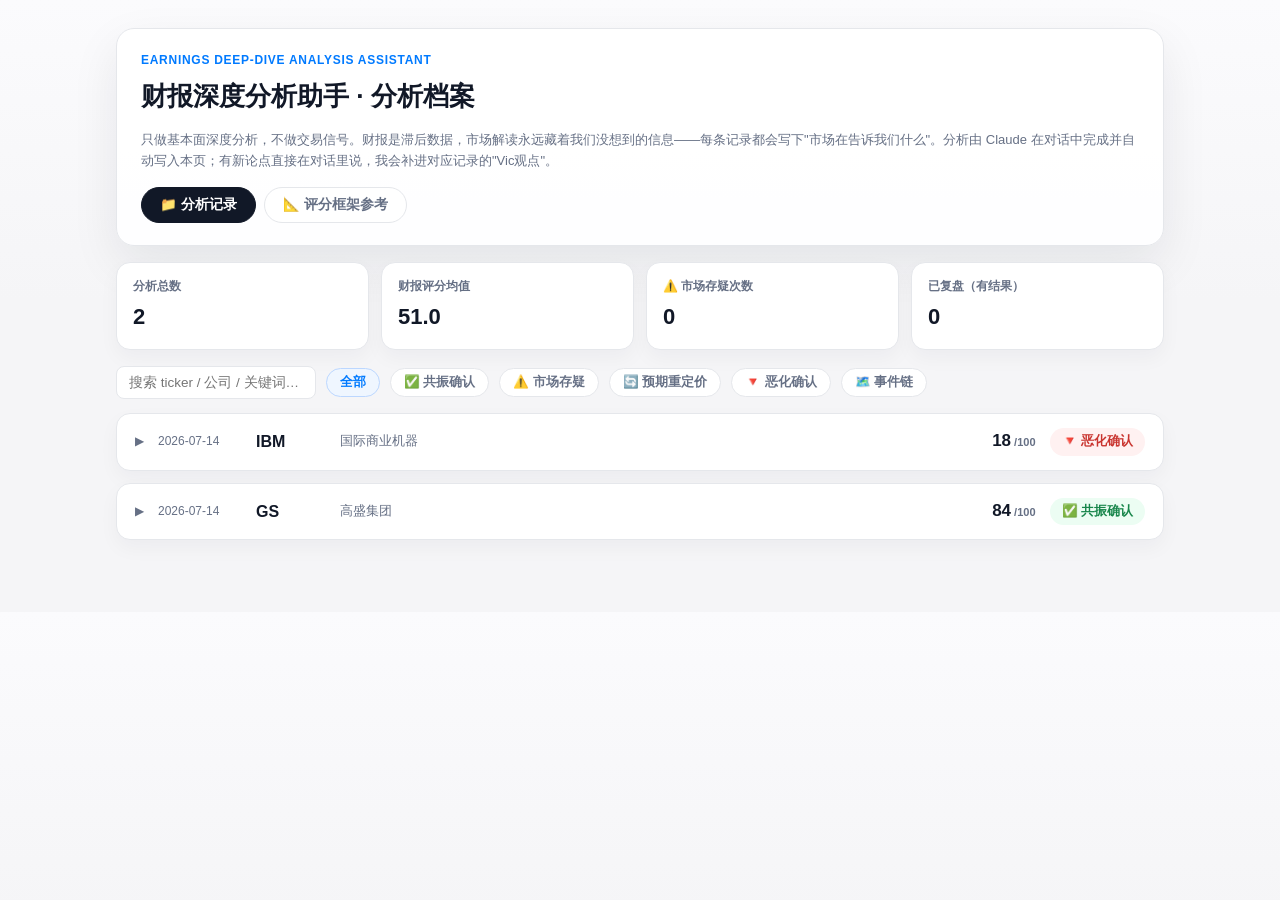
<file: 财报交易助手.html>
<!doctype html>
<html lang="zh-Hans">
<head>
<meta charset="utf-8">
<meta name="viewport" content="width=device-width, initial-scale=1">
<title>财报深度分析助手 · 分析档案</title>
<style>
:root{--bg:#f5f5f7;--panel:#fff;--text:#111827;--muted:#667085;--line:#e5e7eb;--blue:#007aff;--green:#18864b;--amber:#a86600;--red:#c9342f;--shadow:0 18px 48px rgba(15,23,42,.08)}
*{box-sizing:border-box}
body{margin:0;background:linear-gradient(180deg,#fbfbfd 0,var(--bg) 300px);color:var(--text);font-family:-apple-system,BlinkMacSystemFont,"Segoe UI","Microsoft YaHei","PingFang SC",Arial,sans-serif;line-height:1.58}
.wrap{max-width:1080px;margin:0 auto;padding:28px 16px 60px}
header{background:rgba(255,255,255,.94);border:1px solid var(--line);border-radius:18px;box-shadow:var(--shadow);padding:22px 24px;margin-bottom:16px}
.eyebrow{font-size:12px;font-weight:800;color:var(--blue);letter-spacing:.06em;text-transform:uppercase;margin-bottom:6px}
h1{font-size:26px;margin:0 0 4px}
.sub{color:var(--muted);font-size:13px}
.tabs{display:flex;gap:8px;margin-top:16px;flex-wrap:wrap}
.tab-btn{border:1px solid var(--line);background:#fff;border-radius:999px;padding:8px 18px;font-size:13.5px;font-weight:700;cursor:pointer;color:var(--muted)}
.tab-btn.active{background:var(--text);color:#fff;border-color:var(--text)}
.panel{background:var(--panel);border:1px solid var(--line);border-radius:16px;box-shadow:0 8px 20px rgba(15,23,42,.04);padding:18px 20px;margin-bottom:14px}
.panel h2{font-size:16px;margin:0 0 10px}
.hint{font-size:12.5px;color:var(--muted)}

.statgrid{display:grid;grid-template-columns:repeat(4,minmax(0,1fr));gap:12px;margin-bottom:16px}
.stat{background:var(--panel);border:1px solid var(--line);border-radius:14px;padding:14px 16px;box-shadow:0 8px 20px rgba(15,23,42,.04)}
.stat span{display:block;color:var(--muted);font-size:12px;font-weight:800}
.stat strong{display:block;margin-top:4px;font-size:22px;font-variant-numeric:tabular-nums}

.toolbar{display:flex;gap:10px;align-items:center;margin-bottom:14px;flex-wrap:wrap}
.toolbar input[type=text]{padding:8px 12px;border:1px solid var(--line);border-radius:8px;font-size:13.5px;font-family:inherit;width:200px}
.filter-chip{border:1px solid var(--line);background:#fff;border-radius:999px;padding:5px 13px;font-size:12.5px;font-weight:700;cursor:pointer;color:var(--muted)}
.filter-chip.active{background:#eff6ff;color:var(--blue);border-color:#bcd7ff}

.record{background:var(--panel);border:1px solid var(--line);border-radius:14px;box-shadow:0 8px 20px rgba(15,23,42,.04);margin-bottom:12px;overflow:hidden}
.record-head{display:flex;align-items:center;gap:14px;padding:14px 18px;cursor:pointer;flex-wrap:wrap}
.record-head:hover{background:#fafbfc}
.rec-date{font-size:12px;color:var(--muted);font-variant-numeric:tabular-nums;min-width:84px}
.rec-ticker{font-size:16px;font-weight:800;min-width:70px}
.rec-company{font-size:13px;color:var(--muted);flex:1;min-width:120px}
.rec-score{font-size:17px;font-weight:800;font-variant-numeric:tabular-nums;min-width:74px;text-align:right}
.rec-score small{font-size:11px;color:var(--muted);font-weight:600}
.badge{display:inline-flex;border-radius:999px;padding:4px 12px;font-size:12.5px;font-weight:800;white-space:nowrap}
.badge.resonance{color:var(--green);background:#ecfdf3}
.badge.doubt{color:var(--amber);background:#fff3d6}
.badge.repricing{color:var(--blue);background:#eff6ff}
.badge.deterioration{color:var(--red);background:#fff1f1}
.badge.event{color:#7c3aed;background:#f5f0ff}
.rec-arrow{color:var(--muted);font-size:12px;transition:transform .15s}
.record.open .rec-arrow{transform:rotate(90deg)}
.record-body{display:none;border-top:1px solid var(--line);padding:16px 18px}
.record.open .record-body{display:block}
.dims{display:grid;grid-template-columns:repeat(3,minmax(0,1fr));gap:10px;margin-bottom:14px}
.dim{background:#f8fafc;border:1px solid var(--line);border-radius:10px;padding:9px 12px}
.dim span{display:block;font-size:11px;font-weight:800;color:var(--muted)}
.dim b{font-size:15px;font-variant-numeric:tabular-nums}
.dim .bar{height:5px;border-radius:999px;background:#e8ebef;margin-top:5px;overflow:hidden}
.dim .bar i{display:block;height:100%;background:var(--blue)}
.report-text{white-space:pre-wrap;font-family:ui-monospace,SFMono-Regular,Consolas,monospace;font-size:12.5px;background:#0f172a;color:#e2e8f0;border-radius:10px;padding:16px;max-height:520px;overflow:auto;margin:0 0 12px}
.vic-notes{border-left:3px solid var(--amber);background:#faf6ee;padding:10px 14px;border-radius:0 8px 8px 0;font-size:13px;margin:0 0 12px;white-space:pre-wrap}
.vic-notes b{color:#8a5a00;font-size:12px;display:block;margin-bottom:3px}
.outcome{border-left:3px solid var(--green);background:#f0f9f3;padding:10px 14px;border-radius:0 8px 8px 0;font-size:13px;margin:0 0 12px;white-space:pre-wrap}
.outcome b{color:var(--green);font-size:12px;display:block;margin-bottom:3px}
.outcome.loss{border-left-color:var(--red);background:#fdf1f0}
.outcome.loss b{color:var(--red)}
.copy-btn{border:none;border-radius:8px;padding:7px 14px;font-size:12.5px;font-weight:700;cursor:pointer;background:#f1f3f5;color:var(--text)}
.copy-btn:hover{background:#e8ebef}
.empty{text-align:center;color:var(--muted);padding:48px 20px;font-size:14px}
.empty b{display:block;font-size:16px;color:var(--text);margin-bottom:6px}

.fw h3{font-size:14.5px;margin:18px 0 6px}
.fw table{width:100%;border-collapse:separate;border-spacing:0;border:1px solid var(--line);border-radius:10px;overflow:hidden;margin:8px 0 12px;font-size:13px}
.fw th,.fw td{border-bottom:1px solid var(--line);padding:7px 11px;text-align:left}
.fw tr:last-child td{border-bottom:0}
.fw th{background:#f8fafc;font-weight:800;color:#334155}
.fw code{background:#f1f3f5;border-radius:4px;padding:1px 5px;font-size:12px}
.fw pre{background:#f8fafc;border:1px solid var(--line);border-radius:10px;padding:12px 14px;font-size:12.5px;overflow:auto}
.fw ul{padding-left:20px;margin:6px 0}
.fw li{margin:3px 0;font-size:13.5px}
@media(max-width:760px){.statgrid{grid-template-columns:repeat(2,1fr)}.dims{grid-template-columns:1fr}.rec-company{display:none}}
</style>
</head>
<body>
<main class="wrap">

<header>
  <div class="eyebrow">Earnings Deep-Dive Analysis Assistant</div>
  <h1>财报深度分析助手 · 分析档案</h1>
  <p class="sub">只做基本面深度分析，不做交易信号。财报是滞后数据，市场解读永远藏着我们没想到的信息——每条记录都会写下"市场在告诉我们什么"。分析由 Claude 在对话中完成并自动写入本页；有新论点直接在对话里说，我会补进对应记录的"Vic观点"。</p>
  <div class="tabs">
    <button class="tab-btn active" data-tab="tab-records">📁 分析记录</button>
    <button class="tab-btn" data-tab="tab-framework">📐 评分框架参考</button>
  </div>
</header>

<!-- ============ TAB: RECORDS ============ -->
<section id="tab-records">
  <div class="statgrid" id="stats"></div>
  <div class="toolbar">
    <input type="text" id="search" placeholder="搜索 ticker / 公司 / 关键词…">
    <button class="filter-chip active" data-filter="all">全部</button>
    <button class="filter-chip" data-filter="resonance">✅ 共振确认</button>
    <button class="filter-chip" data-filter="doubt">⚠️ 市场存疑</button>
    <button class="filter-chip" data-filter="repricing">🔄 预期重定价</button>
    <button class="filter-chip" data-filter="deterioration">🔻 恶化确认</button>
    <button class="filter-chip" data-filter="event">🗺️ 事件链</button>
  </div>
  <div id="records-list"></div>
</section>

<!-- ============ TAB: FRAMEWORK ============ -->
<section id="tab-framework" style="display:none">
<div class="panel fw">
  <h2>核心哲学</h2>
  <pre>财报     = 滞后数据（告诉我们已经发生了什么）
市场解读 = 领先信息（永远有人想到了我们没想到的，知道了我们不知道的）
分析目标 = 读懂生意本身 + 从市场反应中还原我们缺失的那部分信息</pre>
  <ul>
    <li>数字本身只是起点；数字与市场反应的<b>一致或分歧</b>才是最大的信息量</li>
    <li>数字强但市场卖 → 最重要的警报：市场看到了我们没看到的东西，必须列出可能的原因</li>
    <li>数字弱但市场买 → 坏消息早已定价，或市场在交易拐点预期</li>
    <li>估值只在极端泡沫化时作为风险警示标注，不影响评分</li>
    <li>每份分析必须回答："市场在告诉我们什么？下一个验证点是什么？"</li>
  </ul>
  <p class="hint">本助手不做交易决策，不输出买卖建议、入场点、止损位、仓位计划。</p>

  <h3>评分框架（满分100，衡量"财报综合成色"，不是买卖信号）</h3>
  <table>
    <thead><tr><th>维度</th><th>分值</th><th>要点</th></tr></thead>
    <tbody>
      <tr><td>📊 财报质量</td><td>40</td><td>对预期25（EPS8+营收7+指引10，miss=0分⚠️）+ 历史惊喜对比10（扩大&gt;50%满分，连续两季收窄0分再扣2，连续三季收窄→🔻恶化确认）+ 盈利质量5（毛利率方向/FCF匹配/剔除一次性项目）</td></tr>
      <tr><td>🧠 市场解读</td><td>35</td><td>价格反应12（核心是反应与数字是否<b>相称</b>，大beat遇冷=最大警报）+ 持续性8 + 成交量确认5 + 聪明钱信号10（分析师修正/IV结构/机构暗池/同行read-through）</td></tr>
      <tr><td>🔍 基本面深度</td><td>25</td><td>核心驱动可持续性8 + Backlog能见度6 + 管理层语气5 + 竞争格局与份额6</td></tr>
    </tbody>
  </table>

  <h3>解读结论（四象限，代替旧的操作建议）</h3>
  <table>
    <thead><tr><th>数字</th><th>市场反应</th><th>结论</th><th>含义</th></tr></thead>
    <tbody>
      <tr><td>强</td><td>买账</td><td>✅ 共振确认</td><td>数字与解读一致，生意在变好且市场认可</td></tr>
      <tr><td>强</td><td>卖</td><td>⚠️ 市场存疑</td><td><b>最重要的警报</b>：有人看到了我们没看到的，必须给出假设清单</td></tr>
      <tr><td>弱</td><td>买账</td><td>🔄 预期重定价</td><td>坏消息已定价或市场交易拐点，分析"市场在期待什么"</td></tr>
      <tr><td>弱</td><td>卖</td><td>🔻 恶化确认</td><td>数字与解读一致，生意在变坏</td></tr>
    </tbody>
  </table>

  <h3>红旗标注（不扣分，仅标注）</h3>
  <ul>
    <li>P/S&gt;50x 或 Forward PE&gt;200x：⚠️估值极度泡沫化</li>
    <li>内部人90天卖出&gt;买入10倍且股价历史高位：🚩</li>
    <li>证券诉讼/监管调查进行中：🚩</li>
    <li>单季FCF深度为负且债务&gt;市值：🚩</li>
  </ul>

  <p class="hint">完整规则见 <code>Downloads\财报动能交易助手_系统提示词.md</code>。分析在Claude Code对话里进行：说一声"XXX财报出了"，Claude查实时价格+财报数据+市场解读信号后按此框架分析，并自动归档到本页。</p>
</div>
</section>

</main>

<script>
/*
 * ============================================================
 * RECORDS DATA — maintained by Claude Code, do not hand-edit.
 * New records are inserted right below the INSERT marker
 * (newest first). Record schema:
 * {
 *   type: "earnings" | "event",
 *   date: "YYYY-MM-DD",
 *   ticker: "NVDA",            // event型可用主题短名
 *   company: "英伟达",          // event型放事件名称
 *   score: 87,                 // event型省略
 *   rec: "resonance"|"doubt"|"repricing"|"deterioration",  // event型省略
 *   dims: {quality:32, marketread:26, fundamentals:19}, // event型省略
 *   report: "完整报告文本…",
 *   vic_notes: "",             // Vic后续论点，Claude代为补充
 *   outcome: ""                // 复盘结果，如 "+12.3%，Day5清仓"
 * }
 * ============================================================
 */
const RECORDS = [
/* __RECORDS_INSERT_POINT__ */
{
  type: "earnings",
  date: "2026-07-14",
  ticker: "IBM",
  company: "国际商业机器",
  score: 18,
  rec: "deterioration",
  dims: {quality:0, marketread:8, fundamentals:10},
  report: `【IBM · 国际商业机器】财报深度分析 · 2026-07-14
综合评分：18 / 100（财报质量维度实际计算为负值，按0计入总分以体现严重性）
解读结论：🔻 恶化确认（且价格反应幅度远超数字本身的miss幅度，市场明显在为"叙事"定价——详见下方分析）

─────────────────
📊 财报质量：0 / 40（实际计算为负值，clamp至0展示）
  EPS：实际$2.93（non-GAAP） vs 预期$3.01（-2.7%，miss）
  营收：实际$17.2B vs 预期约$17.86-17.9B（约-3.7%，miss）
  指引：本次为"预先警示"性质的披露（正式财报会与全年指引更新要等7/22），尚无next-quarter guidance vs consensus的直接对比数字，但公司主动提前示警本身已构成事实上的负面沟通⚠️——比常规miss更严重的信号：说明管理层判断这个偏离足够重大，必须抢在计划外的时点告知市场

  历史惊喜对比（近4季EPS）：
  季度      预期EPS   实际EPS   惊喜
  Q2'26     $3.01     $2.93     -2.7%
  Q1'26     $1.81     $1.91     +5.5%
  Q4'25     $4.32     $4.52     +4.6%
  Q3'25     $2.44     $2.65     +8.6%
  本季边际：连续8个季度跑赢预期的记录被本季度打破，由+5.5%beat直接转为-2.7%miss，环比收窄幅度远超30%阈值
  历史对比得分：0 / 10

  盈利质量：Software（高毛利）增速放缓至+5%不及预期，Infrastructure(mainframe，通常也是高毛利)下滑-7%，产品结构向低毛利方向倾斜（-1）；管理层提到"部分大型合同未能如期签订、收入递延确认"，暗示本季度或有真实需求走弱与时点性因素混合，FCF/利润匹配度需要7/22电话会进一步说明（0）；这是"干净的miss"（非一次性费用造成），比一次性因素导致的miss更值得担忧，反映的是经营性走弱（不加分）

🧠 市场解读：8 / 35
  价格反应：单日暴跌25%（$290.23→$217.07），为IBM有记录以来最差单日，超过1987年10月19日的-23.7%。但EPS miss只有-2.7%——反应幅度与数字本身完全不相称，这是本次分析里最重要的信号：市场没有在为"这一个季度少赚了几美分"定价，而是在为管理层电话会里透露的"客户资本开支正在从软件/咨询系统性转向AI硬件采购"这个说法，重新定价IBM软件转型故事的长期可信度
  持续性：仅有盘后数据（$217.07→$219.50，+1.1%小幅反弹），尚无法判断是超跌反弹还是趋势企稳，需要T+1至T+3确认
  成交量：单日6740万股、成交额$148亿，相对IBM日常成交量（通常300-500万股量级）是数十倍级别的历史性放量，多篇报道明确以"公司史上最差交易日"描述，量能确认充分
  聪明钱：IDC分析师Ashish Nadkarni公开评论"市场反应可能比警告本身应得的更强烈"，暗示部分专业观察者认为存在过度反应；未搜集到具体"X家分析师下调目标价"的精确计数（需要后续补充）；IV/Put-Call数据未获取（请提供barchart数据）；机构/暗池当日资金动向未获取，标"待确认"

  → 市场在告诉我们什么：
    反应与数字明显分歧——账面miss只有-2.7%，但股价跌了25%，两者完全不成比例。
    假设1：市场在对管理层的解释本身定价，而非仅这一季度的数字。"客户把资本支出从软件/咨询转向硬件囤货"如果是真实、持续的行业趋势，意味着IBM过去几年赖以重估的"软件转型故事"（Red Hat、混合云、AI相关软件订阅）的增长前提被削弱——这比一次性miss严重得多。验证信号：下季度（7/22正式财报会+Q3展望）软件/咨询收入增速是否回升；同期其他企业软件公司（如ServiceNow、Salesforce、Accenture）是否也报告了类似的客户预算转移现象——如果只有IBM一家出现，更可能是IBM自身执行问题而非行业性趋势。
    假设2：主动"预先警示"这种做法本身罕见且不寻常，可能反映管理层认为常规财报流程（等到7/22）来不及应对已经在渠道里扩散的坏消息，这种"抢跑"行为本身会被机构投资者解读为"情况比表面数字更糟"的信号。验证信号：7/22正式电话会上，管理层是否进一步下修全年指引，以及是否有更多细节说明"合同延迟确认"的具体规模和预期回补时间。
    假设3：部分反应可能是过度的技术性抛售（IDC分析师的评论支持这一点）——IBM过去8个季度稳定跑赢预期培养了市场对其"每季小幅超预期"的路径依赖预期，一旦打破就触发不成比例的重新定价/止损盘。验证信号：观察T+3至T+5是否有价值型/长线资金逢低承接，以及卖方分析师在情绪冷静后给出的目标价是否真的大幅下修。

🔍 基本面深度：10 / 25
  核心驱动：管理层将miss归因于"客户把资本支出从软件/咨询预算转向服务器/存储/内存采购，以在预期涨价前锁定供给受限的AI基础设施"——如果这个解释成立，说明这更多是行业性的资本开支时点错配，而非IBM独有的执行失误；但这个说法本身也可能是管理层在为执行问题找一个"总量转移"式的外部叙事，需要交叉验证同业情况
  Backlog/能见度：本次披露未提供具体新的backlog数字，需等7/22正式电话会补充
  管理层语气：CEO用词"disappointing"，直接、坦诚地承认问题，未回避——语气与数字保持一致（负面一致性），比"报喜不报忧"式的管理层沟通更值得信任，但基调明显从此前的进取转为防御
  竞争格局：本轮搜索未找到同期可比的企业IT服务/基础设施同业财报数据（如Accenture、HPE、Dell同季结果），无法判断这是IBM独有问题还是行业性现象，是本次分析里信息缺口最大的一块，需要后续专项验证

─────────────────
💡 结论
  这份财报说明IBM的生意在明显变坏：8个季度连续跑赢预期的记录被打破，软件和基础设施两大板块同时不及预期，管理层给出的解释（客户预算转向硬件）如果属实，动摇的不只是这一季度的数字，而是过去几年支撑IBM重估的"软件转型"叙事本身。
  市场解读与数字存在明显分歧——25%的单日跌幅远超-2.7%的EPS miss本身能解释的范围，说明市场在为管理层电话会的措辞和"提前预警"这个不寻常的动作定价，而不只是这一季度少赚的几美分。
  下一个验证点：① 7/22正式财报电话会——是否进一步下修全年指引、是否披露"合同延迟确认"的具体规模和预期回补时间；② 是否有同业（Accenture/HPE/Dell等）报告类似的客户预算转移现象，用以区分"行业性趋势"还是"IBM独有执行问题"；③ T+3至T+5股价能否止跌企稳，观察是否有价值型资金逢低承接 vs 持续破位。`,
  vic_notes: "",
  outcome: ""
},
{
  type: "earnings",
  date: "2026-07-14",
  ticker: "GS",
  company: "高盛集团",
  score: 84,
  rec: "resonance",
  dims: {quality:39, marketread:24, fundamentals:21},
  report: `【GS · 高盛集团 (The Goldman Sachs Group)】财报深度分析 · 2026-07-14
综合评分：84 / 100（财报成色，非买卖信号）
解读结论：✅ 共振确认（但见下方"市场在告诉我们什么"里的板块稀释提示）

─────────────────
📊 财报质量：39 / 40
  EPS：实际$20.98 vs 预期$14.46（+45.1%，创纪录）
  营收：实际$20.34B vs 预期$16.42B（+23.9%，创纪录季度净收入）
  指引：银行股无常规单季EPS指引，改用CEO表态作为前瞻代理——Solomon称交易backlog为五年最高，预期2026为IPO/并购"record-breaking"年份，方向强烈正面

  历史惊喜对比（近4季EPS）：
  季度      预期EPS   实际EPS   惊喜
  Q2'26     $14.46    $20.98    +45.1%
  Q1'26     $16.34    $17.55    +7.4%
  Q4'25     $11.77    $14.01    +19.0%
  Q3'25     $10.86    $12.25    +12.8%
  本季边际：环比大幅扩大（+509%），且是过去四季里最强的一次beat，四季连续跑赢预期
  历史对比得分：10 / 10

  盈利质量：ROE 23.5%（创纪录）；GBM(投行+市场)业务收入占比提升带动结构性利润率改善；4B美元回购+上调季度股息至$5.00，现金流与利润匹配度良好；未见明显一次性项目支撑 → 5/5

🧠 市场解读：24 / 35
  价格反应：盘中收盘+9.0%（$1045.91→$1140.00），盘后进一步+0.14%。反应方向与45%的EPS大beat基本相称，但需注意——JPM、Wells Fargo同日财报同样"远超预期"，本次银行股普涨有相当部分是板块性资本市场景气驱动，非GS独有alpha（相称性判断打折）
  持续性：仅有当日+盘后数据，尚未观察到次日/2-3日走势，此项暂时保守评分，需在T+2、T+3回补
  成交量：当日成交379万股/$42.6亿，多篇报道用"创纪录"描述本次交易日，判断为显著放量（精确均量倍数因LongBridge历史K线接口验证报错，未能精确量化，标注"待确认"）
  聪明钱：BofA/Evercore/Wells Fargo/Morgan Stanley/Citigroup五家一致上调目标价（$1050→$1150、$950→$1075、$1000→$1195、$1021→$1099、$930→$1100）；IV/Put-Call数据未获取（请提供barchart数据）；机构/暗池当日资金流向未获取，标"待确认"

  → 市场在告诉我们什么：
    反应与数字基本一致（大beat→大涨→分析师集体上调目标价），属于共振确认的典型形态。
    唯一的分歧点：涨幅有多少是"GS专属"、多少是"银行股普涨"？JPM/WFC同日同样大幅超预期，说明本季度资本市场活动(交易、投行费用)整体繁荣是宏观/行业性的，而不完全是GS执行力独有的证据。
    验证信号：观察GS相对KBW银行指数(BKX)/JPM的超额收益——如果未来1-2周GS持续跑赢同业，才能确认这是GS特有的份额/执行力优势，而非单纯板块beta。

🔍 基本面深度：21 / 25
  核心驱动：Global Banking & Markets收入$15.52B，+53% YoY，是本季最大驱动力，叠加"backlog五年最高"的表态，可持续性看起来较强（管道效应，非一次性交易收益）
  Backlog/能见度：管理层定性描述"backlog处于五年最高位""IPO/并购候补名单规模空前"，但未披露具体量化数字
  管理层语气：进取。Solomon称2026年是"record-breaking"、"top decile"dealmaking环境，语气与创纪录业绩高度一致，也与年初以来一贯的乐观基调连贯
  竞争格局：JPM、Wells Fargo同日同样大幅超预期，说明这是板块性周期上行（AI驱动的投行费用+交易活动），GS的GBM增速(+53%)看起来快于板块平均，但需要更精确的JPM/MS投行费用增速数据才能确认是否真正抢份额，还是同涨
  ⚠️/🚩 红旗：内部人90天零买入、$35.6M卖出（148笔交易全部为卖出）——股价处于历史新高附近，卖出本身在大型金融机构高管里较为常规（薪酬变现/税务规划），但"零买入"值得留意；估值处于历史高位但对于银行股而言PE/PB远未到泡沫化阈值，非红旗

─────────────────
💡 结论
  这份财报说明高盛的生意在明显变好：创纪录的净收入、EPS、ROE，投行/交易业务在AI驱动的资本市场繁荣中显著受益，且backlog指向这个强势有望延续到2026全年。
  市场解读与数字基本一致——但存在一个值得跟踪的分歧：当前的涨幅有多大成分是"GS专属alpha"、多大成分是"银行股集体beta"？JPM/WFC同日同样报喜的事实提醒我们，不要把全部涨幅都归因于GS的独特执行力。
  下一个验证点：① T+2/T+3股价是否守住$1130以上的反应区间（持续性验证）；② GS相对JPM/BKX指数的超额表现（板块beta vs 个股alpha的分离）；③ 下季度GBM收入增速是否能持续跑赢+50%这个异常高的基数。`,
  vic_notes: "",
  outcome: ""
},
];

(function(){
"use strict";

const REC_META = {
  resonance:    {label:"✅ 共振确认", cls:"resonance"},
  doubt:        {label:"⚠️ 市场存疑", cls:"doubt"},
  repricing:    {label:"🔄 预期重定价", cls:"repricing"},
  deterioration:{label:"🔻 恶化确认", cls:"deterioration"},
  event:        {label:"🗺️ 事件链",   cls:"event"}
};
const DIM_MAX = {quality:40, marketread:35, fundamentals:25};
const DIM_LABEL = {quality:"📊 财报质量", marketread:"🧠 市场解读", fundamentals:"🔍 基本面深度"};

let activeFilter = "all";

document.querySelectorAll(".tab-btn").forEach(btn=>{
  btn.addEventListener("click",()=>{
    document.querySelectorAll(".tab-btn").forEach(b=>b.classList.remove("active"));
    btn.classList.add("active");
    document.getElementById("tab-records").style.display = btn.dataset.tab==="tab-records"?"":"none";
    document.getElementById("tab-framework").style.display = btn.dataset.tab==="tab-framework"?"":"none";
  });
});

document.querySelectorAll(".filter-chip").forEach(chip=>{
  chip.addEventListener("click",()=>{
    document.querySelectorAll(".filter-chip").forEach(c=>c.classList.remove("active"));
    chip.classList.add("active");
    activeFilter = chip.dataset.filter;
    render();
  });
});
document.getElementById("search").addEventListener("input", render);

function esc(s){
  return String(s==null?"":s).replace(/[&<>"]/g, c=>({"&":"&amp;","<":"&lt;",">":"&gt;",'"':"&quot;"}[c]));
}

function recKey(r){ return r.type==="event" ? "event" : (r.rec||"doubt"); }

function renderStats(){
  const earnings = RECORDS.filter(r=>r.type!=="event");
  const avg = earnings.length ? (earnings.reduce((s,r)=>s+(r.score||0),0)/earnings.length) : null;
  const doubtCount = earnings.filter(r=>r.rec==="doubt").length;
  const withOutcome = RECORDS.filter(r=>r.outcome && r.outcome.trim());
  document.getElementById("stats").innerHTML =
    '<div class="stat"><span>分析总数</span><strong>'+RECORDS.length+'</strong></div>'+
    '<div class="stat"><span>财报评分均值</span><strong>'+(avg==null?"—":avg.toFixed(1))+'</strong></div>'+
    '<div class="stat"><span>⚠️ 市场存疑次数</span><strong>'+doubtCount+'</strong></div>'+
    '<div class="stat"><span>已复盘（有结果）</span><strong>'+withOutcome.length+'</strong></div>';
}

function render(){
  renderStats();
  const q = document.getElementById("search").value.trim().toLowerCase();
  const list = document.getElementById("records-list");
  const filtered = RECORDS.filter(r=>{
    if(activeFilter!=="all" && recKey(r)!==activeFilter) return false;
    if(q){
      const hay = [(r.ticker||""),(r.company||""),(r.report||""),(r.vic_notes||""),(r.outcome||"")].join(" ").toLowerCase();
      if(!hay.includes(q)) return false;
    }
    return true;
  });

  if(!filtered.length){
    list.innerHTML = '<div class="panel"><div class="empty"><b>'+(RECORDS.length? "没有匹配的记录":"还没有分析记录")+'</b>'+
      (RECORDS.length? "换个筛选或关键词试试。":"在 Claude Code 对话里说一声「XXX 财报出了」，分析完成后会自动归档到这里。")+'</div></div>';
    return;
  }

  list.innerHTML = filtered.map((r)=>{
    const meta = REC_META[recKey(r)] || REC_META.doubt;
    const isEvent = r.type==="event";
    let dimsHtml = "";
    if(!isEvent && r.dims){
      dimsHtml = '<div class="dims">'+Object.keys(DIM_MAX).map(k=>{
        const v = r.dims[k]!=null ? r.dims[k] : 0;
        const pct = Math.max(0,Math.min(100, v/DIM_MAX[k]*100));
        return '<div class="dim"><span>'+DIM_LABEL[k]+'</span><b>'+v+' / '+DIM_MAX[k]+'</b><div class="bar"><i style="width:'+pct+'%"></i></div></div>';
      }).join("")+'</div>';
    }
    const notesHtml = (r.vic_notes && r.vic_notes.trim())
      ? '<div class="vic-notes"><b>💬 Vic观点</b>'+esc(r.vic_notes)+'</div>' : "";
    let outcomeHtml = "";
    if(r.outcome && r.outcome.trim()){
      const isLoss = /^[-−]|亏|止损|loss/i.test(r.outcome.trim());
      outcomeHtml = '<div class="outcome'+(isLoss?" loss":"")+'"><b>📋 复盘结果</b>'+esc(r.outcome)+'</div>';
    }
    return '<div class="record">'+
      '<div class="record-head">'+
        '<span class="rec-arrow">▶</span>'+
        '<span class="rec-date">'+esc(r.date||"")+'</span>'+
        '<span class="rec-ticker">'+esc(r.ticker||"")+'</span>'+
        '<span class="rec-company">'+esc(r.company||"")+'</span>'+
        (isEvent? "" : '<span class="rec-score">'+(r.score!=null?r.score:"—")+'<small> /100</small></span>')+
        '<span class="badge '+meta.cls+'">'+meta.label+'</span>'+
      '</div>'+
      '<div class="record-body">'+
        dimsHtml + notesHtml + outcomeHtml +
        '<pre class="report-text">'+esc(r.report||"")+'</pre>'+
        '<button class="copy-btn" type="button">复制报告文本</button>'+
      '</div>'+
    '</div>';
  }).join("");

  list.querySelectorAll(".record").forEach(card=>{
    card.querySelector(".record-head").addEventListener("click",()=>card.classList.toggle("open"));
    card.querySelector(".copy-btn").addEventListener("click",e=>{
      e.stopPropagation();
      const text = card.querySelector(".report-text").textContent;
      navigator.clipboard.writeText(text).then(()=>{
        const b = e.target, old = b.textContent;
        b.textContent = "已复制 ✓";
        setTimeout(()=>{ b.textContent = old; }, 1200);
      });
    });
  });
}

render();
}());
</script>
</body>
</html>
</file>
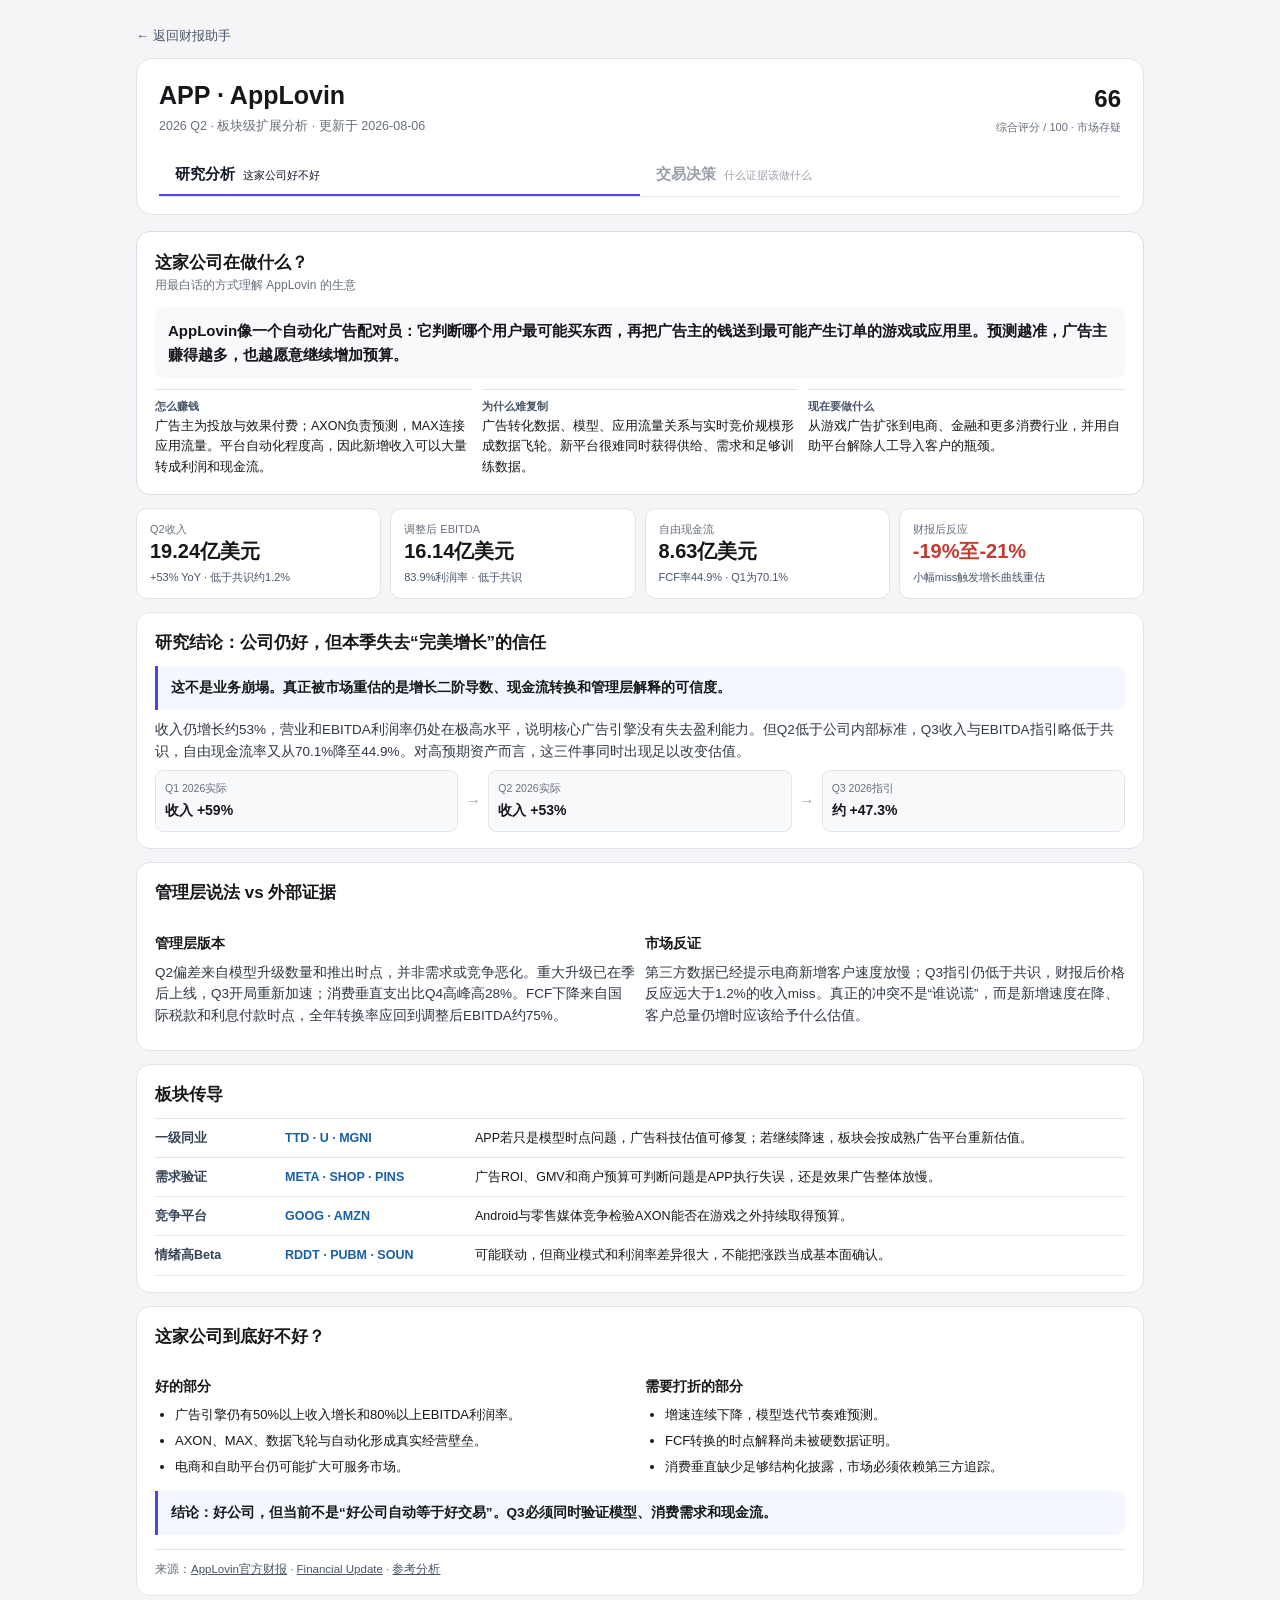
<file: reports/applovin-q2-2026.html>
<!doctype html>
<html lang="zh-Hans">
<head>
<meta charset="utf-8">
<meta name="viewport" content="width=device-width,initial-scale=1">
<title>APP Q2 2026 · 财报助手</title>
<link rel="stylesheet" href="report.css">
</head>
<body>
<main class="page">
  <a class="back" href="../index.html">← 返回财报助手</a>
  <header class="hero">
    <div class="hero-top">
      <div><h1>APP · AppLovin</h1><p>2026 Q2 · 板块级扩展分析 · 更新于 2026-08-06</p></div>
      <div class="hero-score"><b>66</b><span>综合评分 / 100 · 市场存疑</span></div>
    </div>
    <nav class="page-tabs" role="tablist" aria-label="研究与交易">
      <button class="page-tab active" data-tab="research" role="tab" aria-selected="true"><b>研究分析</b><span>这家公司好不好</span></button>
      <button class="page-tab" data-tab="decision" role="tab" aria-selected="false"><b>交易决策</b><span>什么证据该做什么</span></button>
    </nav>
  </header>

  <section class="pane active" data-pane="research">
    <article class="intro">
      <h2>这家公司在做什么？</h2>
      <div class="kicker">用最白话的方式理解 AppLovin 的生意</div>
      <div class="plain">AppLovin像一个自动化广告配对员：它判断哪个用户最可能买东西，再把广告主的钱送到最可能产生订单的游戏或应用里。预测越准，广告主赚得越多，也越愿意继续增加预算。</div>
      <div class="grid">
        <div class="mini"><b>怎么赚钱</b>广告主为投放与效果付费；AXON负责预测，MAX连接应用流量。平台自动化程度高，因此新增收入可以大量转成利润和现金流。</div>
        <div class="mini"><b>为什么难复制</b>广告转化数据、模型、应用流量关系与实时竞价规模形成数据飞轮。新平台很难同时获得供给、需求和足够训练数据。</div>
        <div class="mini"><b>现在要做什么</b>从游戏广告扩张到电商、金融和更多消费行业，并用自助平台解除人工导入客户的瓶颈。</div>
      </div>
    </article>

    <div class="metrics">
      <div class="metric"><span>Q2收入</span><b>19.24亿美元</b><small>+53% YoY · 低于共识约1.2%</small></div>
      <div class="metric"><span>调整后 EBITDA</span><b>16.14亿美元</b><small>83.9%利润率 · 低于共识</small></div>
      <div class="metric"><span>自由现金流</span><b>8.63亿美元</b><small>FCF率44.9% · Q1为70.1%</small></div>
      <div class="metric"><span>财报后反应</span><b class="down">-19%至-21%</b><small>小幅miss触发增长曲线重估</small></div>
    </div>

    <article class="section">
      <h2>研究结论：公司仍好，但本季失去“完美增长”的信任</h2>
      <div class="callout">这不是业务崩塌。真正被市场重估的是增长二阶导数、现金流转换和管理层解释的可信度。</div>
      <p>收入仍增长约53%，营业和EBITDA利润率仍处在极高水平，说明核心广告引擎没有失去盈利能力。但Q2低于公司内部标准，Q3收入与EBITDA指引略低于共识，自由现金流率又从70.1%降至44.9%。对高预期资产而言，这三件事同时出现足以改变估值。</p>
      <div class="path">
        <div class="node"><span>Q1 2026实际</span><b>收入 +59%</b></div><div class="arrow">→</div>
        <div class="node"><span>Q2 2026实际</span><b>收入 +53%</b></div><div class="arrow">→</div>
        <div class="node"><span>Q3 2026指引</span><b>约 +47.3%</b></div>
      </div>
    </article>

    <article class="section">
      <h2>管理层说法 vs 外部证据</h2>
      <div class="grid two">
        <div><h3>管理层版本</h3><p>Q2偏差来自模型升级数量和推出时点，并非需求或竞争恶化。重大升级已在季后上线，Q3开局重新加速；消费垂直支出比Q4高峰高28%。FCF下降来自国际税款和利息付款时点，全年转换率应回到调整后EBITDA约75%。</p></div>
        <div><h3>市场反证</h3><p>第三方数据已经提示电商新增客户速度放慢；Q3指引仍低于共识，财报后价格反应远大于1.2%的收入miss。真正的冲突不是“谁说谎”，而是新增速度在降、客户总量仍增时应该给予什么估值。</p></div>
      </div>
    </article>

    <article class="section">
      <h2>板块传导</h2>
      <div class="rows">
        <div class="row"><b>一级同业</b><strong>TTD · U · MGNI</strong><span>APP若只是模型时点问题，广告科技估值可修复；若继续降速，板块会按成熟广告平台重新估值。</span></div>
        <div class="row"><b>需求验证</b><strong>META · SHOP · PINS</strong><span>广告ROI、GMV和商户预算可判断问题是APP执行失误，还是效果广告整体放慢。</span></div>
        <div class="row"><b>竞争平台</b><strong>GOOG · AMZN</strong><span>Android与零售媒体竞争检验AXON能否在游戏之外持续取得预算。</span></div>
        <div class="row"><b>情绪高Beta</b><strong>RDDT · PUBM · SOUN</strong><span>可能联动，但商业模式和利润率差异很大，不能把涨跌当成基本面确认。</span></div>
      </div>
    </article>

    <article class="section">
      <h2>这家公司到底好不好？</h2>
      <div class="grid two">
        <div><h3>好的部分</h3><ul class="list"><li>广告引擎仍有50%以上收入增长和80%以上EBITDA利润率。</li><li>AXON、MAX、数据飞轮与自动化形成真实经营壁垒。</li><li>电商和自助平台仍可能扩大可服务市场。</li></ul></div>
        <div><h3>需要打折的部分</h3><ul class="list"><li>增速连续下降，模型迭代节奏难预测。</li><li>FCF转换的时点解释尚未被硬数据证明。</li><li>消费垂直缺少足够结构化披露，市场必须依赖第三方追踪。</li></ul></div>
      </div>
      <div class="callout">结论：好公司，但当前不是“好公司自动等于好交易”。Q3必须同时验证模型、消费需求和现金流。</div>
      <div class="sources">来源：<a href="https://investors.applovin.com/news/news-details/2026/AppLovin-Announces-Second-Quarter-2026-Financial-Results/default.aspx">AppLovin官方财报</a> · <a href="https://s21.q4cdn.com/165405286/files/doc_financials/2026/q2/Financial-Update-Q2-2026.pdf">Financial Update</a> · <a href="https://sintszkay.github.io/market-reports/reports/applovin-q2-2026-earnings.html">参考分析</a></div>
    </article>
  </section>

  <section class="pane" data-pane="decision">
    <article class="verdict">
      <div class="verdict-top"><h2>当前交易判断</h2><span class="stance">等待证据，不抢第一段反弹</span></div>
      <p>这笔交易的核心不是“跌了很多所以便宜”，而是管理层关于模型时点、消费需求和现金流的三项解释能否被逐步验证。至少两项改善，交易的胜率才明显上升。</p>
    </article>
    <div class="legend"><span><i class="tag hard">硬</i>公司财报与正式数据</span><span><i class="tag mgmt">管</i>管理层主张，尚待验证</span><span><i class="tag third">三</i>第三方追踪</span><span><i class="tag market">市</i>价格、成交量与期权</span></div>

    <article class="section">
      <h2>① 证伪清单 → 证据到动作</h2>
      <div class="decision-row"><b><i class="tag third">三</i>如果月度电商新增数据回升，客户总量继续增长</b><strong>价格止跌后可小仓位试错</strong><span>这是财报前最早能验证消费垂直没有结构性放缓的信号。</span></div>
      <div class="decision-row"><b><i class="tag market">市</i>如果重新站上并守住财报缺口下沿，成交量与波动率正常化</b><strong>把市场确认加入决策</strong><span>说明机构开始接受Q2只是时点问题，但不能单凭价格追涨。</span></div>
      <div class="decision-row"><b><i class="tag hard">硬</i>如果Q3收入接近20.85亿美元，FCF/EBITDA达到70%以上</b><strong>确认管理层版本，可提高风险预算</strong><span>模型、需求与现金流三个争议开始形成硬数据闭环。</span></div>
      <div class="decision-row"><b><i class="tag hard">硬</i>如果电商数据连续两个月下降，或Q3收入低于20.55亿美元、FCF/EBITDA低于60%</b><strong>减仓或回避</strong><span>模型时点与税务时点两项解释同时失效。</span></div>
    </article>

    <article class="section">
      <h2>② 价格结构</h2>
      <div class="rows">
        <div class="row"><b><i class="tag market">市</i>390–422美元</b><strong>财报跳空缺口</strong><span>报告时点的第一阻力区；重新站稳才代表市场开始接受管理层版本。执行前必须用实时日线重算。</span></div>
        <div class="row"><b><i class="tag market">市</i>约337美元</b><strong>财报后参考价</strong><span>正式交易日的收盘和后续5日低点比盘后价更重要。</span></div>
        <div class="row"><b><i class="tag market">市</i>300美元</b><strong>心理与估值关口</strong><span>跌破说明市场不再相信原有FY27盈利路径；不是自动抄底价。</span></div>
      </div>
    </article>

    <article class="section">
      <h2>③ 事件日历</h2>
      <div class="rows">
        <div class="row"><b>财报后1–5日</b><strong><i class="tag market">市</i>跳空消化</strong><span>观察首日收盘、成交量、缺口低点和期权仓位解除后的承接。</span></div>
        <div class="row"><b>8月下旬–9月</b><strong><i class="tag third">三</i>月度电商数据</strong><span>同时追踪新增像素与客户总量，避免只选择支持单边观点的指标。</span></div>
        <div class="row"><b>下一季财报</b><strong><i class="tag hard">硬</i>最终裁决</strong><span>收入区间、FCF/EBITDA、消费垂直与自助平台披露四项一起核验。</span></div>
      </div>
    </article>

    <article class="section">
      <h2>④ 期权定价</h2>
      <div class="rows">
        <div class="row"><b><i class="tag market">市</i>财报前偏多仓位</b><strong>Call/Put约2.24:1</strong><span>结果反向后，仓位解除与做市商对冲可能增加短期卖压，但不能假设一定持续3–5日。</span></div>
        <div class="row"><b><i class="tag market">市</i>实际跳空</b><strong>-19%至-21%</strong><span>明显大于普通财报波动。需要补录财报前straddle的expected move，才能判断市场错定价程度。</span></div>
        <div class="row"><b><i class="tag market">市</i>下一次事件</b><strong>Q3财报前重新定价</strong><span>届时必须刷新IV、偏斜、到期结构和流动性，当前静态数字不能直接沿用。</span></div>
      </div>
    </article>

    <article class="section">
      <h2>⑤ 情境树</h2>
      <div class="scenario good"><b>A · 管理层属实</b><p>月度数据回升，Q3靠近指引上沿，现金转换恢复。Q2会被重新定义为错杀，估值有修复基础。</p></div>
      <div class="scenario"><b>B · 半真半假</b><p>模型修复但电商降温，收入在指引区间内、FCF部分恢复。公司仍增长，但当前价格更接近合理而不是显著低估。</p></div>
      <div class="scenario bad"><b>C · Q3再次miss</b><p>新增数据继续下滑、收入低于指引、FCF不恢复。管理层预测能力与可信度受损，应停止抄底逻辑。</p></div>
    </article>

    <article class="section">
      <h2>⑥ 反方检核</h2>
      <ul class="list">
        <li><i class="tag third">三</i>Store Leads对非公开广告平台的覆盖可能不完整；新增像素放缓不等于客户总量萎缩。</li>
        <li><i class="tag market">市</i>CEO卖股可能来自10b5-1、税务或分散安排，不能单独证明管理层不可信。</li>
        <li><i class="tag market">市</i>APP历史波动很大，缺口阻力可能在强催化下迅速失去意义。</li>
        <li><i class="tag market">市</i>期权多头解除可能带来卖压，也可能被机构承接完全吸收。</li>
        <li><i class="tag hard">硬</i>如果月度数据已经给出极端结果，市场可能在Q3前完成定价，财报只是确认而非新催化。</li>
      </ul>
    </article>

    <div class="grid two">
      <article class="section"><h2>未来催化</h2><ul class="list"><li>8月下旬至9月：电商客户与新增像素数据。</li><li>财报后第5日与第20日：缺口与承接结构。</li><li>下一季财报：收入、消费垂直、自助平台和FCF转换。</li></ul></article>
      <article class="section"><h2>失效条件</h2><ul class="list"><li>Q3再次低于公司指引下沿。</li><li>自助平台继续没有可验证运营披露。</li><li>FCF转换没有按承诺恢复。</li><li>广告大盘强而APP持续走弱，确认是公司特有问题。</li></ul></article>
    </div>
    <article class="section">
      <h2>下季度 Loop</h2>
      <p>下一季更新必须先回到本页逐条判定，不得直接另写新故事。</p>
      <div class="table-wrap"><table class="evidence-table"><thead><tr><th>本季预测</th><th>下季核验</th><th>当前状态</th></tr></thead><tbody>
        <tr><td><i class="tag mgmt">管</i>模型升级后Q3重新加速</td><td>Q3收入相对20.55–20.85亿美元区间</td><td class="loop-status">待验证</td></tr>
        <tr><td><i class="tag mgmt">管</i>FCF只是付款时点</td><td>FCF/EBITDA是否恢复到70%以上并向全年75%收敛</td><td class="loop-status">待验证</td></tr>
        <tr><td><i class="tag third">三</i>电商仍扩张但新增速度放慢</td><td>新增像素、客户总量与消费垂直披露是否一致</td><td class="loop-status">待验证</td></tr>
        <tr><td><i class="tag market">市</i>大跌包含过度仓位清洗</td><td>财报后5日、20日能否守住低点并开始回补缺口</td><td class="loop-status">待验证</td></tr>
      </tbody></table></div>
    </article>
    <p class="note">执行前必须用实时日线、成交量和期权链重算价格关卡与expected move；本页记录的是决策框架，不是静态限价单。</p>
  </section>
</main>
<script src="report.js"></script>
</body>
</html>
</file>
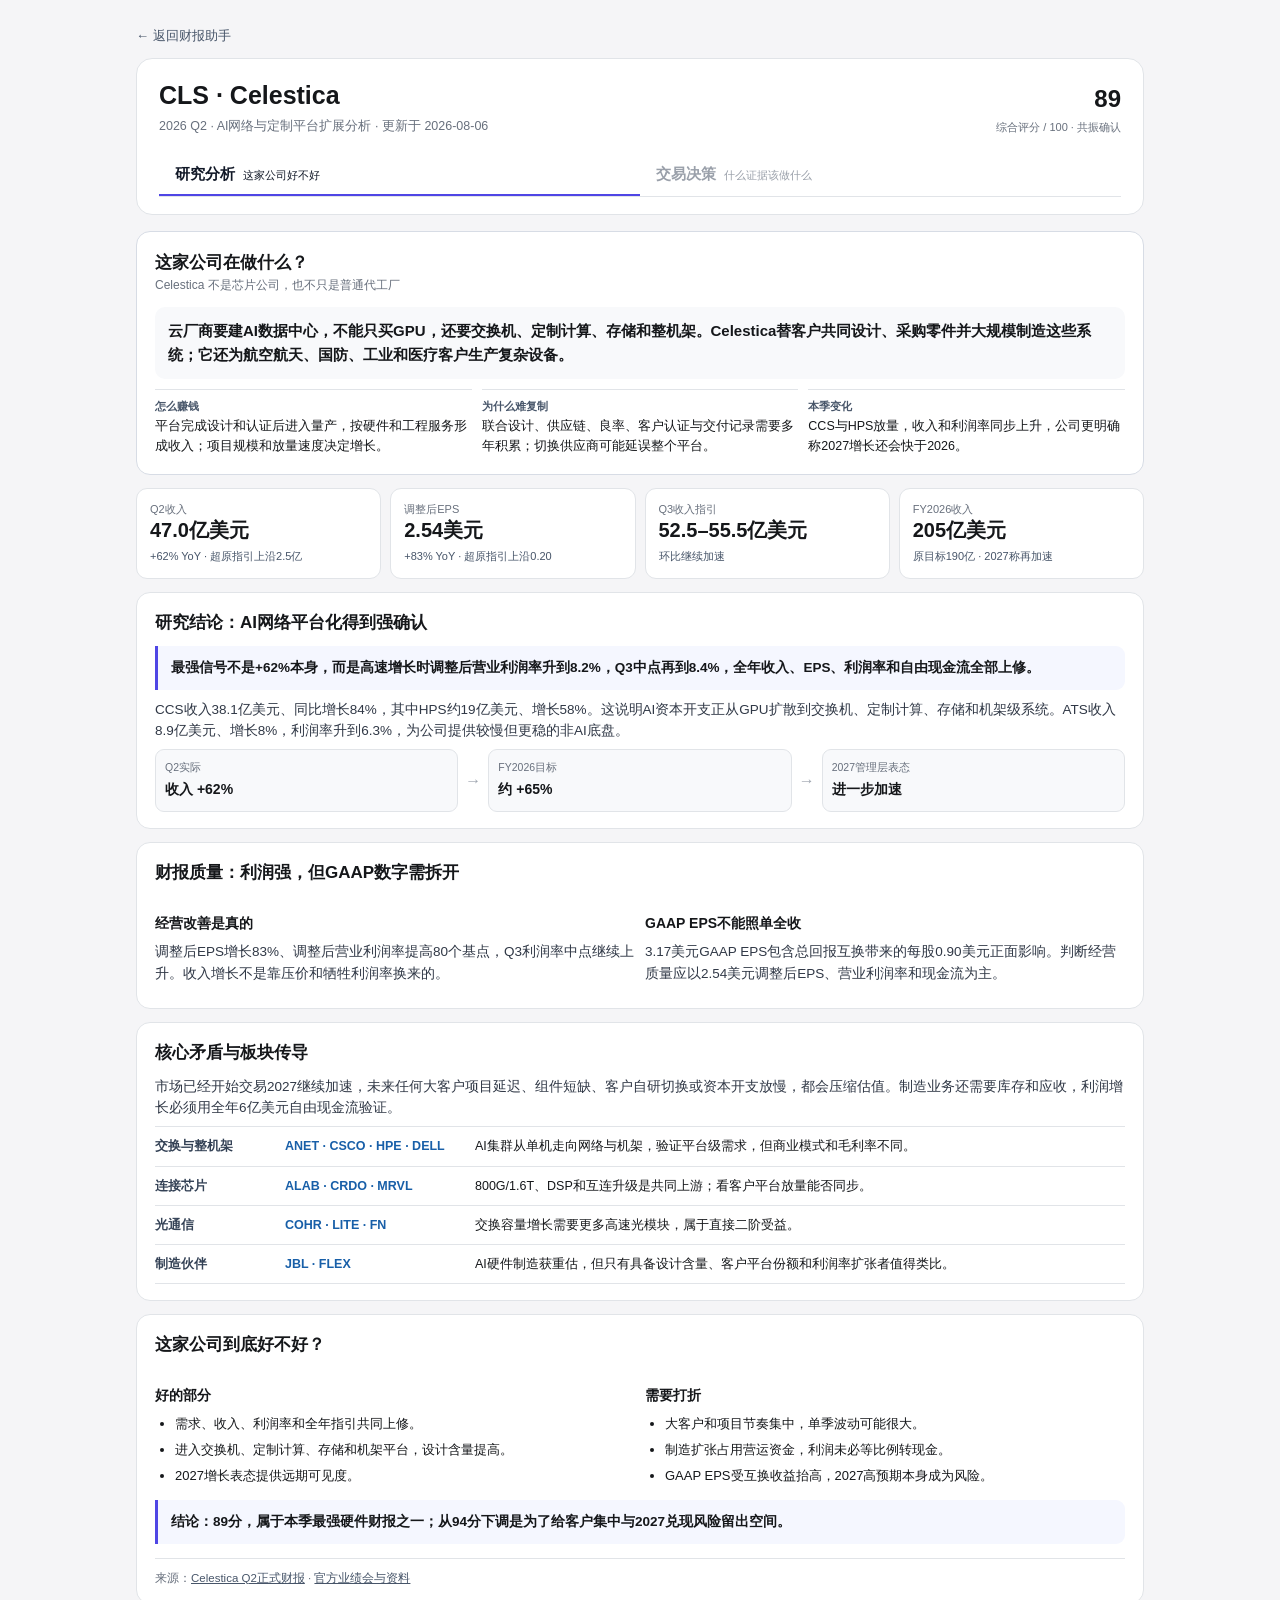
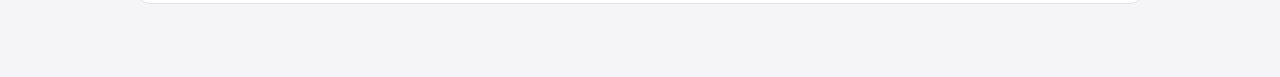
<file: reports/celestica-q2-2026.html>
<!doctype html><html lang="zh-Hans"><head><meta charset="utf-8"><meta name="viewport" content="width=device-width,initial-scale=1"><title>CLS Q2 2026 · 财报助手</title><link rel="stylesheet" href="report.css"></head>
<body><main class="page"><a class="back" href="../index.html">← 返回财报助手</a>
<header class="hero"><div class="hero-top"><div><h1>CLS · Celestica</h1><p>2026 Q2 · AI网络与定制平台扩展分析 · 更新于 2026-08-06</p></div><div class="hero-score"><b>89</b><span>综合评分 / 100 · 共振确认</span></div></div>
<nav class="page-tabs" role="tablist" aria-label="研究与交易"><button class="page-tab active" data-tab="research" role="tab" aria-selected="true"><b>研究分析</b><span>这家公司好不好</span></button><button class="page-tab" data-tab="decision" role="tab" aria-selected="false"><b>交易决策</b><span>什么证据该做什么</span></button></nav></header>

<section class="pane active" data-pane="research">
<article class="intro"><h2>这家公司在做什么？</h2><div class="kicker">Celestica 不是芯片公司，也不只是普通代工厂</div><div class="plain">云厂商要建AI数据中心，不能只买GPU，还要交换机、定制计算、存储和整机架。Celestica替客户共同设计、采购零件并大规模制造这些系统；它还为航空航天、国防、工业和医疗客户生产复杂设备。</div>
<div class="grid"><div class="mini"><b>怎么赚钱</b>平台完成设计和认证后进入量产，按硬件和工程服务形成收入；项目规模和放量速度决定增长。</div><div class="mini"><b>为什么难复制</b>联合设计、供应链、良率、客户认证与交付记录需要多年积累；切换供应商可能延误整个平台。</div><div class="mini"><b>本季变化</b>CCS与HPS放量，收入和利润率同步上升，公司更明确称2027增长还会快于2026。</div></div></article>
<div class="metrics"><div class="metric"><span>Q2收入</span><b>47.0亿美元</b><small>+62% YoY · 超原指引上沿2.5亿</small></div><div class="metric"><span>调整后EPS</span><b>2.54美元</b><small>+83% YoY · 超原指引上沿0.20</small></div><div class="metric"><span>Q3收入指引</span><b>52.5–55.5亿美元</b><small>环比继续加速</small></div><div class="metric"><span>FY2026收入</span><b>205亿美元</b><small>原目标190亿 · 2027称再加速</small></div></div>
<article class="section"><h2>研究结论：AI网络平台化得到强确认</h2><div class="callout">最强信号不是+62%本身，而是高速增长时调整后营业利润率升到8.2%，Q3中点再到8.4%，全年收入、EPS、利润率和自由现金流全部上修。</div><p>CCS收入38.1亿美元、同比增长84%，其中HPS约19亿美元、增长58%。这说明AI资本开支正从GPU扩散到交换机、定制计算、存储和机架级系统。ATS收入8.9亿美元、增长8%，利润率升到6.3%，为公司提供较慢但更稳的非AI底盘。</p>
<div class="path"><div class="node"><span>Q2实际</span><b>收入 +62%</b></div><div class="arrow">→</div><div class="node"><span>FY2026目标</span><b>约 +65%</b></div><div class="arrow">→</div><div class="node"><span>2027管理层表态</span><b>进一步加速</b></div></div></article>
<article class="section"><h2>财报质量：利润强，但GAAP数字需拆开</h2><div class="grid two"><div><h3>经营改善是真的</h3><p>调整后EPS增长83%、调整后营业利润率提高80个基点，Q3利润率中点继续上升。收入增长不是靠压价和牺牲利润率换来的。</p></div><div><h3>GAAP EPS不能照单全收</h3><p>3.17美元GAAP EPS包含总回报互换带来的每股0.90美元正面影响。判断经营质量应以2.54美元调整后EPS、营业利润率和现金流为主。</p></div></div></article>
<article class="section"><h2>核心矛盾与板块传导</h2><p>市场已经开始交易2027继续加速，未来任何大客户项目延迟、组件短缺、客户自研切换或资本开支放慢，都会压缩估值。制造业务还需要库存和应收，利润增长必须用全年6亿美元自由现金流验证。</p><div class="rows"><div class="row"><b>交换与整机架</b><strong>ANET · CSCO · HPE · DELL</strong><span>AI集群从单机走向网络与机架，验证平台级需求，但商业模式和毛利率不同。</span></div><div class="row"><b>连接芯片</b><strong>ALAB · CRDO · MRVL</strong><span>800G/1.6T、DSP和互连升级是共同上游；看客户平台放量能否同步。</span></div><div class="row"><b>光通信</b><strong>COHR · LITE · FN</strong><span>交换容量增长需要更多高速光模块，属于直接二阶受益。</span></div><div class="row"><b>制造伙伴</b><strong>JBL · FLEX</strong><span>AI硬件制造获重估，但只有具备设计含量、客户平台份额和利润率扩张者值得类比。</span></div></div></article>
<article class="section"><h2>这家公司到底好不好？</h2><div class="grid two"><div><h3>好的部分</h3><ul class="list"><li>需求、收入、利润率和全年指引共同上修。</li><li>进入交换机、定制计算、存储和机架平台，设计含量提高。</li><li>2027增长表态提供远期可见度。</li></ul></div><div><h3>需要打折</h3><ul class="list"><li>大客户和项目节奏集中，单季波动可能很大。</li><li>制造扩张占用营运资金，利润未必等比例转现金。</li><li>GAAP EPS受互换收益抬高，2027高预期本身成为风险。</li></ul></div></div><div class="callout">结论：89分，属于本季最强硬件财报之一；从94分下调是为了给客户集中与2027兑现风险留出空间。</div><div class="sources">来源：<a href="https://corporate.celestica.com/news-releases/news-release-details/celestica-announces-second-quarter-2026-financial-results">Celestica Q2正式财报</a> · <a href="https://corporate.celestica.com/events-and-presentations?mobile=1&page=0%2C4%2C0">官方业绩会与资料</a></div></article>
</section>

<section class="pane" data-pane="decision">
<article class="verdict"><div class="verdict-top"><h2>当前交易判断</h2><span class="stance">基本面强，等待高预期被下一季继续兑现</span></div><p>不把89分直接等同于追涨。当前价格买的是2027继续加速；最有价值的新信息将来自Q3利润率、平台项目和首次正式2027指引。</p></article>
<div class="legend"><span><i class="tag hard">硬</i>正式数据</span><span><i class="tag mgmt">管</i>管理层主张</span><span><i class="tag third">三</i>同行/第三方</span><span><i class="tag market">市</i>价格/期权</span></div>
<article class="section"><h2>① 证伪清单 → 证据到动作</h2><div class="decision-row"><b><i class="tag hard">硬</i>若Q3收入52.5–55.5亿美元、利润率≥8.4%</b><strong>确认加速，持有或价格稳定后加仓</strong><span>量和利润率同时兑现。</span></div><div class="decision-row"><b><i class="tag mgmt">管</i>若2027加速被新项目、1.6T和机架平台验证</b><strong>提高长期估值置信度</strong><span>远期承诺转为订单证据。</span></div><div class="decision-row"><b><i class="tag hard">硬</i>若全年FCF达到6亿美元且营运资金受控</b><strong>确认盈利质量</strong><span>高速扩张没有吞噬现金。</span></div><div class="decision-row"><b><i class="tag hard">硬</i>若利润率回落、项目延迟或2027表述弱化</b><strong>减仓或回避</strong><span>增长持续期被证伪。</span></div></article>
<article class="section"><h2>② 价格结构</h2><div class="rows"><div class="row"><b><i class="tag market">市</i>财报跳空区</b><strong>待日线补录</strong><span>记录财报前收盘、首日高低与收盘，不沿用盘中约9%的旧值。</span></div><div class="row"><b><i class="tag market">市</i>5日低点</b><strong>短线失效位</strong><span>放量跌破表示市场未接受2027重估。</span></div><div class="row"><b><i class="tag market">市</i>20日价值区</b><strong>持久性</strong><span>高位整理优于快速回补缺口。</span></div></div></article>
<article class="section"><h2>③ 事件日历</h2><div class="rows"><div class="row"><b>Q3财报</b><strong><i class="tag hard">硬</i>收入与利润率</strong><span>52.5–55.5亿美元和8.4%是第一关。</span></div><div class="row"><b>平台量产</b><strong><i class="tag third">三</i>1.6T/整机架</strong><span>用客户与上游光互连财报交叉验证。</span></div><div class="row"><b>全年现金流</b><strong><i class="tag hard">硬</i>6亿美元</strong><span>检查库存、应收和供应链预付款。</span></div><div class="row"><b>2027指引</b><strong><i class="tag mgmt">管</i>远期终验</strong><span>是否真的快于2026约65%。</span></div></div></article>
<article class="section"><h2>④ 期权定价</h2><div class="rows"><div class="row"><b><i class="tag market">市</i>财报前跨式</b><strong>待补</strong><span>没有原始期权链，不输出估算。</span></div><div class="row"><b><i class="tag market">市</i>财报后IV</b><strong>执行前刷新</strong><span>高Beta硬件对客户消息敏感，注意期限结构与偏斜。</span></div></div></article>
<article class="section"><h2>⑤ 情境树</h2><div class="scenario good"><b>A · 2027加速兑现</b><p>Q3强、平台继续赢单、利润率与现金流上升。市场把CLS长期视为AI平台供应商。</p></div><div class="scenario"><b>B · 增长正常化</b><p>2027仍增但降到40%–50%，利润率稳定。公司仍好，估值消化时间变长。</p></div><div class="scenario bad"><b>C · 项目或客户延迟</b><p>大客户资本开支推迟、组件短缺、利润率回落。高预期导致估值快速压缩。</p></div></article>
<article class="section"><h2>⑥ 反方检核</h2><ul class="list"><li><i class="tag hard">硬</i>GAAP EPS包含每股0.90美元互换收益，不能当经营利润。</li><li><i class="tag mgmt">管</i>2027加速是管理层前瞻判断，不是已确认收入。</li><li><i class="tag third">三</i>上游1.6T繁荣不代表CLS一定维持客户平台份额。</li><li><i class="tag market">市</i>股价可能已经提前交易数季好消息。</li><li><i class="tag hard">硬</i>传统EMS利润率较低，营运资金和客户议价权始终是约束。</li></ul></article>
<article class="section"><h2>下季度 Loop</h2><p>Q3先回填，不删除错误预测。</p><div class="table-wrap"><table class="evidence-table"><thead><tr><th>本季预测</th><th>下季核验</th><th>状态</th></tr></thead><tbody><tr><td><i class="tag hard">硬</i>Q3收入与利润率同时兑现</td><td>52.5–55.5亿美元、≥8.4%</td><td class="loop-status">待验证</td></tr><tr><td><i class="tag mgmt">管</i>2027增速快于2026</td><td>新订单与正式2027指引</td><td class="loop-status">待验证</td></tr><tr><td><i class="tag third">三</i>AI网络需求扩散到1.6T和整机架</td><td>客户、光通信与连接芯片财报</td><td class="loop-status">待验证</td></tr><tr><td><i class="tag market">市</i>财报重估能被保留</td><td>5日/20日相对板块表现</td><td class="loop-status">待验证</td></tr></tbody></table></div></article>
<p class="note">价格和期权关卡必须在交易前刷新。研究评分只描述证据质量，不等于仓位大小。</p>
</section></main><script src="report.js"></script></body></html>
</file>
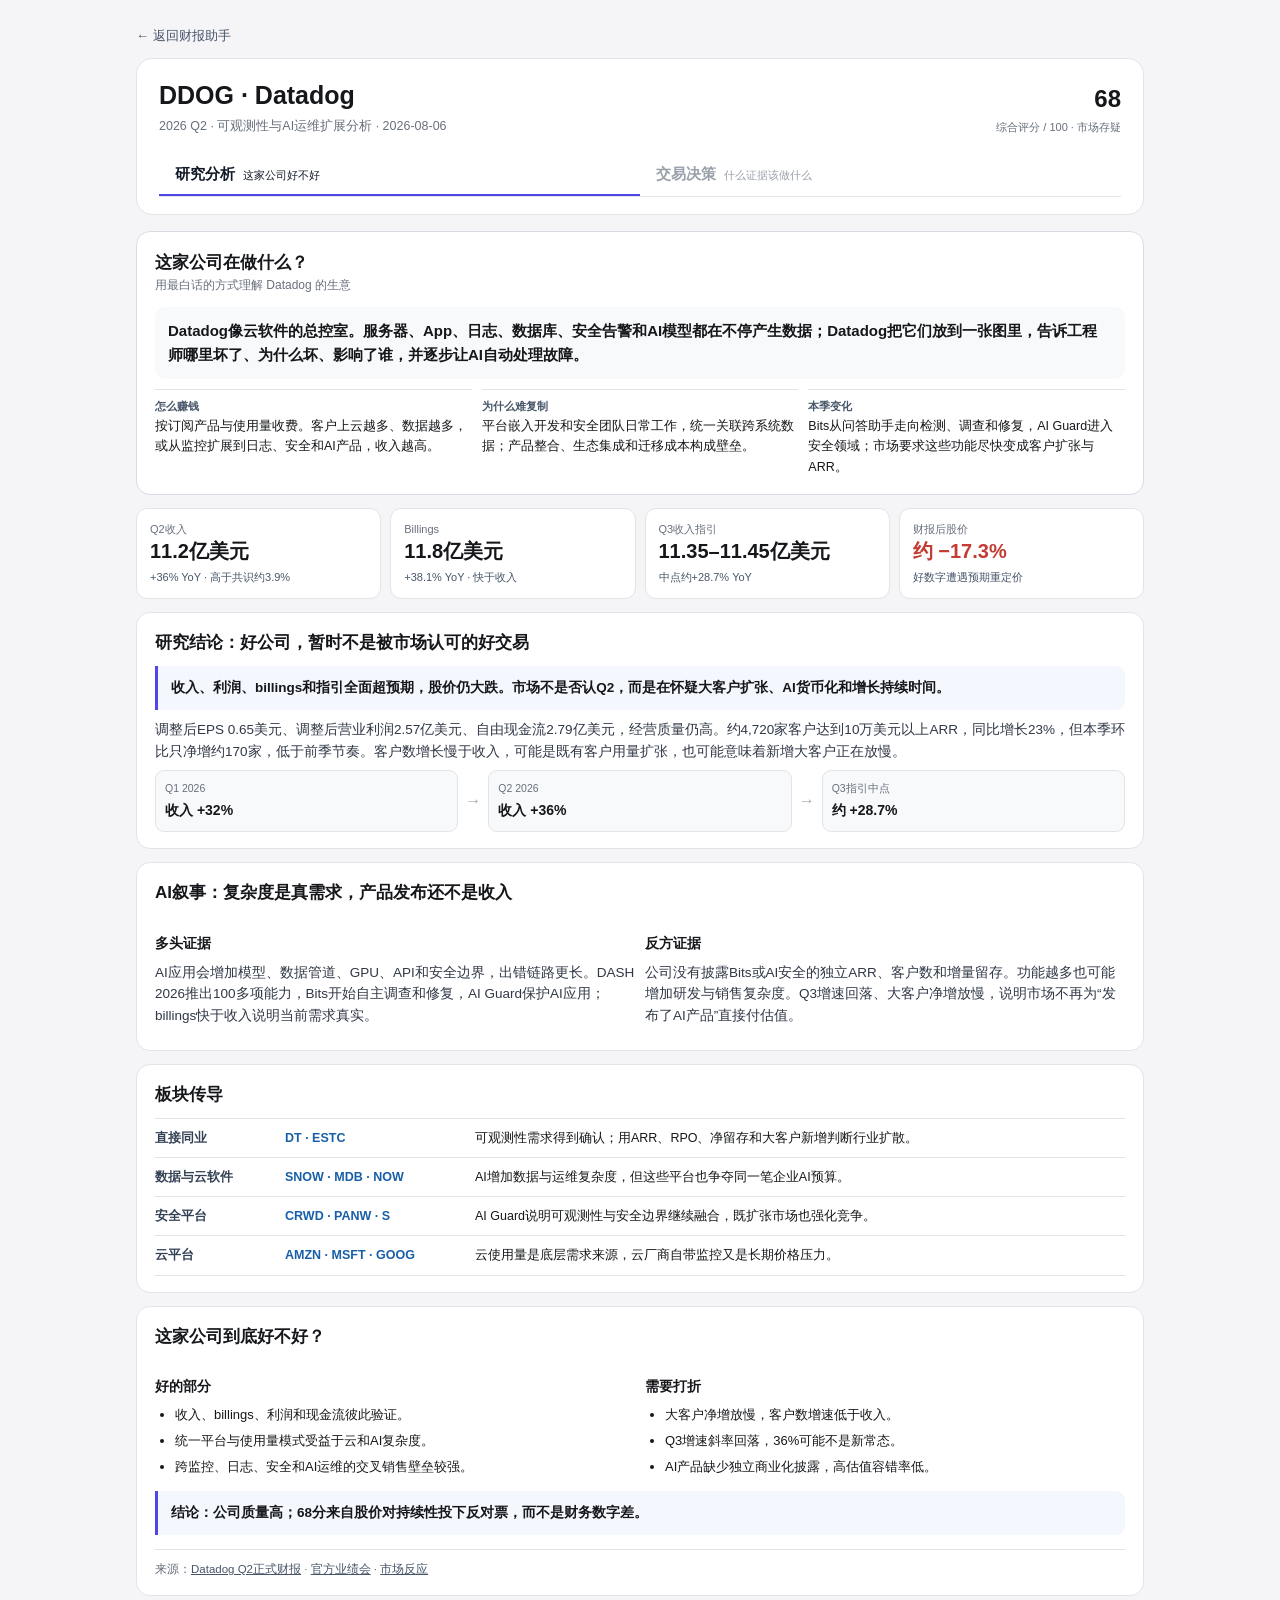
<file: reports/datadog-q2-2026.html>
<!doctype html>
<html lang="zh-Hans">
<head>
<meta charset="utf-8"><meta name="viewport" content="width=device-width,initial-scale=1">
<title>DDOG Q2 2026 · 财报助手</title><link rel="stylesheet" href="report.css">
</head>
<body><main class="page">
  <a class="back" href="../index.html">← 返回财报助手</a>
  <header class="hero"><div class="hero-top">
    <div><h1>DDOG · Datadog</h1><p>2026 Q2 · 可观测性与AI运维扩展分析 · 2026-08-06</p></div>
    <div class="hero-score"><b>68</b><span>综合评分 / 100 · 市场存疑</span></div>
  </div><nav class="page-tabs" role="tablist" aria-label="研究与交易">
    <button class="page-tab active" data-tab="research" role="tab" aria-selected="true"><b>研究分析</b><span>这家公司好不好</span></button>
    <button class="page-tab" data-tab="decision" role="tab" aria-selected="false"><b>交易决策</b><span>什么证据该做什么</span></button>
  </nav></header>

  <section class="pane active" data-pane="research">
    <article class="intro"><h2>这家公司在做什么？</h2><div class="kicker">用最白话的方式理解 Datadog 的生意</div>
      <div class="plain">Datadog像云软件的总控室。服务器、App、日志、数据库、安全告警和AI模型都在不停产生数据；Datadog把它们放到一张图里，告诉工程师哪里坏了、为什么坏、影响了谁，并逐步让AI自动处理故障。</div>
      <div class="grid"><div class="mini"><b>怎么赚钱</b>按订阅产品与使用量收费。客户上云越多、数据越多，或从监控扩展到日志、安全和AI产品，收入越高。</div><div class="mini"><b>为什么难复制</b>平台嵌入开发和安全团队日常工作，统一关联跨系统数据；产品整合、生态集成和迁移成本构成壁垒。</div><div class="mini"><b>本季变化</b>Bits从问答助手走向检测、调查和修复，AI Guard进入安全领域；市场要求这些功能尽快变成客户扩张与ARR。</div></div>
    </article>
    <div class="metrics">
      <div class="metric"><span>Q2收入</span><b>11.2亿美元</b><small>+36% YoY · 高于共识约3.9%</small></div>
      <div class="metric"><span>Billings</span><b>11.8亿美元</b><small>+38.1% YoY · 快于收入</small></div>
      <div class="metric"><span>Q3收入指引</span><b>11.35–11.45亿美元</b><small>中点约+28.7% YoY</small></div>
      <div class="metric"><span>财报后股价</span><b class="down">约 −17.3%</b><small>好数字遭遇预期重定价</small></div>
    </div>
    <article class="section"><h2>研究结论：好公司，暂时不是被市场认可的好交易</h2>
      <div class="callout">收入、利润、billings和指引全面超预期，股价仍大跌。市场不是否认Q2，而是在怀疑大客户扩张、AI货币化和增长持续时间。</div>
      <p>调整后EPS 0.65美元、调整后营业利润2.57亿美元、自由现金流2.79亿美元，经营质量仍高。约4,720家客户达到10万美元以上ARR，同比增长23%，但本季环比只净增约170家，低于前季节奏。客户数增长慢于收入，可能是既有客户用量扩张，也可能意味着新增大客户正在放慢。</p>
      <div class="path"><div class="node"><span>Q1 2026</span><b>收入 +32%</b></div><div class="arrow">→</div><div class="node"><span>Q2 2026</span><b>收入 +36%</b></div><div class="arrow">→</div><div class="node"><span>Q3指引中点</span><b>约 +28.7%</b></div></div>
    </article>
    <article class="section"><h2>AI叙事：复杂度是真需求，产品发布还不是收入</h2><div class="grid two">
      <div><h3>多头证据</h3><p>AI应用会增加模型、数据管道、GPU、API和安全边界，出错链路更长。DASH 2026推出100多项能力，Bits开始自主调查和修复，AI Guard保护AI应用；billings快于收入说明当前需求真实。</p></div>
      <div><h3>反方证据</h3><p>公司没有披露Bits或AI安全的独立ARR、客户数和增量留存。功能越多也可能增加研发与销售复杂度。Q3增速回落、大客户净增放慢，说明市场不再为“发布了AI产品”直接付估值。</p></div>
    </div></article>
    <article class="section"><h2>板块传导</h2><div class="rows">
      <div class="row"><b>直接同业</b><strong>DT · ESTC</strong><span>可观测性需求得到确认；用ARR、RPO、净留存和大客户新增判断行业扩散。</span></div>
      <div class="row"><b>数据与云软件</b><strong>SNOW · MDB · NOW</strong><span>AI增加数据与运维复杂度，但这些平台也争夺同一笔企业AI预算。</span></div>
      <div class="row"><b>安全平台</b><strong>CRWD · PANW · S</strong><span>AI Guard说明可观测性与安全边界继续融合，既扩张市场也强化竞争。</span></div>
      <div class="row"><b>云平台</b><strong>AMZN · MSFT · GOOG</strong><span>云使用量是底层需求来源，云厂商自带监控又是长期价格压力。</span></div>
    </div></article>
    <article class="section"><h2>这家公司到底好不好？</h2><div class="grid two">
      <div><h3>好的部分</h3><ul class="list"><li>收入、billings、利润和现金流彼此验证。</li><li>统一平台与使用量模式受益于云和AI复杂度。</li><li>跨监控、日志、安全和AI运维的交叉销售壁垒较强。</li></ul></div>
      <div><h3>需要打折</h3><ul class="list"><li>大客户净增放慢，客户数增速低于收入。</li><li>Q3增速斜率回落，36%可能不是新常态。</li><li>AI产品缺少独立商业化披露，高估值容错率低。</li></ul></div>
    </div><div class="callout">结论：公司质量高；68分来自股价对持续性投下反对票，而不是财务数字差。</div>
      <div class="sources">来源：<a href="https://investors.datadoghq.com/news-releases/news-release-details/datadog-announces-second-quarter-2026-financial-results">Datadog Q2正式财报</a> · <a href="https://investors.datadoghq.com/events/event-details/q2-2026-datadog-earnings-conference-call">官方业绩会</a> · <a href="https://stockstory.org/us/stocks/nasdaq/ddog/news/earnings/datadog-nasdaqddog-delivers-impressive-q2-cy2026-but-stock-drops-173percent">市场反应</a></div>
    </article>
  </section>

  <section class="pane" data-pane="decision">
    <article class="verdict"><div class="verdict-top"><h2>当前交易判断</h2><span class="stance">先尊重 −17.3%，等错杀证据</span></div><p>不在第一天把大跌自动解释成机会。只有价格稳定、盈利预测继续上修且大客户扩张重新加速，才把它定义为预期清洗。</p></article>
    <div class="legend"><span><i class="tag hard">硬</i>正式数据</span><span><i class="tag mgmt">管</i>管理层主张</span><span><i class="tag third">三</i>同行/第三方</span><span><i class="tag market">市</i>价格/期权</span></div>
    <article class="section"><h2>① 证伪清单 → 证据到动作</h2>
      <div class="decision-row"><b><i class="tag market">市</i>若5日和20日守住财报低点，盈利预测继续上调</b><strong>价格稳定后小仓位参与</strong><span>支持大跌主要是估值与仓位清洗。</span></div>
      <div class="decision-row"><b><i class="tag hard">硬</i>若Q3高于11.45亿美元，billings继续快于收入</b><strong>提高基本面置信度</strong><span>证明增长回落只是保守指引。</span></div>
      <div class="decision-row"><b><i class="tag hard">硬</i>若大客户净增重新加速，AI产品披露ARR或采用率</b><strong>把AI叙事升级为商业确认</strong><span>客户和货币化必须同时出现。</span></div>
      <div class="decision-row"><b><i class="tag market">市</i>若继续放量破低且一致预期下修</b><strong>减仓或回避</strong><span>价格与基本面共同否定错杀逻辑。</span></div>
    </article>
    <article class="section"><h2>② 价格结构</h2><div class="rows">
      <div class="row"><b><i class="tag market">市</i>财报缺口</b><strong>约234–283美元</strong><span>以约234.23美元和−17.3%反推，属于近似值；执行前刷新正式日线。</span></div>
      <div class="row"><b><i class="tag market">市</i>财报后5日低点</b><strong>短线失效位</strong><span>守住并缩量代表承接；放量跌破代表市场继续下修持续性。</span></div>
      <div class="row"><b><i class="tag market">市</i>20日价值区</b><strong>中期重估</strong><span>能否回收部分缺口，比单日反弹更有判断力。</span></div>
    </div></article>
    <article class="section"><h2>③ 事件日历</h2><div class="rows">
      <div class="row"><b>财报后第5日</b><strong><i class="tag market">市</i>承接检查</strong><span>缺口、成交量和分析师盈利修正。</span></div>
      <div class="row"><b>财报后第20日</b><strong><i class="tag market">市</i>重估持久性</strong><span>记录相对云软件板块表现。</span></div>
      <div class="row"><b>同行财报</b><strong><i class="tag third">三</i>交叉验证</strong><span>DT、ESTC、SNOW、NOW的RPO、净留存和AI需求。</span></div>
      <div class="row"><b>Q3财报</b><strong><i class="tag hard">硬</i>终验</strong><span>收入、billings、大客户净增和AI货币化。</span></div>
    </div></article>
    <article class="section"><h2>④ 期权定价</h2><div class="rows">
      <div class="row"><b><i class="tag market">市</i>财报前隐含波动</b><strong>第三方估计约13%</strong><span>必须用原始期权链复核，不作为执行依据。</span></div>
      <div class="row"><b><i class="tag market">市</i>实际波动</b><strong>约 −17.3%</strong><span>超过估算，说明方向和幅度都包含较大意外。</span></div>
      <div class="row"><b><i class="tag market">市</i>财报后IV</b><strong>等待IV crush</strong><span>没有实时期限结构时不输出具体合约。</span></div>
    </div></article>
    <article class="section"><h2>⑤ 情境树</h2>
      <div class="scenario good"><b>A · 再加速</b><p>Q3超上沿、billings领先、大客户和AI采用加速。大跌被定义为高估值清洗。</p></div>
      <div class="scenario"><b>B · 正常化</b><p>增速回到25%–30%，利润和现金流仍强。公司好，但估值需要更长时间消化。</p></div>
      <div class="scenario bad"><b>C · 客户扩张转弱</b><p>大客户净增继续放慢、billings落后、价格破低。Q2被重新解释为用量集中而非广泛需求。</p></div>
    </article>
    <article class="section"><h2>⑥ 反方检核</h2><ul class="list">
      <li><i class="tag hard">硬</i>约170家大客户净增仍可能健康，单季比较不能直接证明需求转折。</li>
      <li><i class="tag mgmt">管</i>指引可能保守，管理层历来可能留有执行余量。</li>
      <li><i class="tag market">市</i>下跌也可能来自估值因子和拥挤仓位，而非公司特定恶化。</li>
      <li><i class="tag third">三</i>同行若同步承压，DDOG大跌的个股信号应适当降权。</li>
      <li><i class="tag hard">硬</i>AI功能发布不等于新增收入，必须等待采用与ARR。</li>
    </ul></article>
    <article class="section"><h2>下季度 Loop</h2><p>Q3先裁决以下预测，再建立新结论。</p><div class="table-wrap"><table class="evidence-table"><thead><tr><th>本季预测</th><th>下季核验</th><th>状态</th></tr></thead><tbody>
      <tr><td><i class="tag hard">硬</i>收入仍可超过指引上沿</td><td>Q3收入是否高于11.45亿美元</td><td class="loop-status">待验证</td></tr>
      <tr><td><i class="tag hard">硬</i>大客户新增会重新加速</td><td>10万美元以上ARR客户净增</td><td class="loop-status">待验证</td></tr>
      <tr><td><i class="tag mgmt">管</i>AI复杂度会变成商业增量</td><td>Bits/AI Guard采用、ARR和交叉销售</td><td class="loop-status">待验证</td></tr>
      <tr><td><i class="tag market">市</i>17%大跌主要是预期清洗</td><td>5日/20日价格与盈利预测修正</td><td class="loop-status">待验证</td></tr>
    </tbody></table></div></article>
    <p class="note">详细业绩会问答尚待官方回放或文字稿整理；本页没有用新闻稿替代管理层问答。</p>
  </section>
</main><script src="report.js"></script></body></html>
</file>
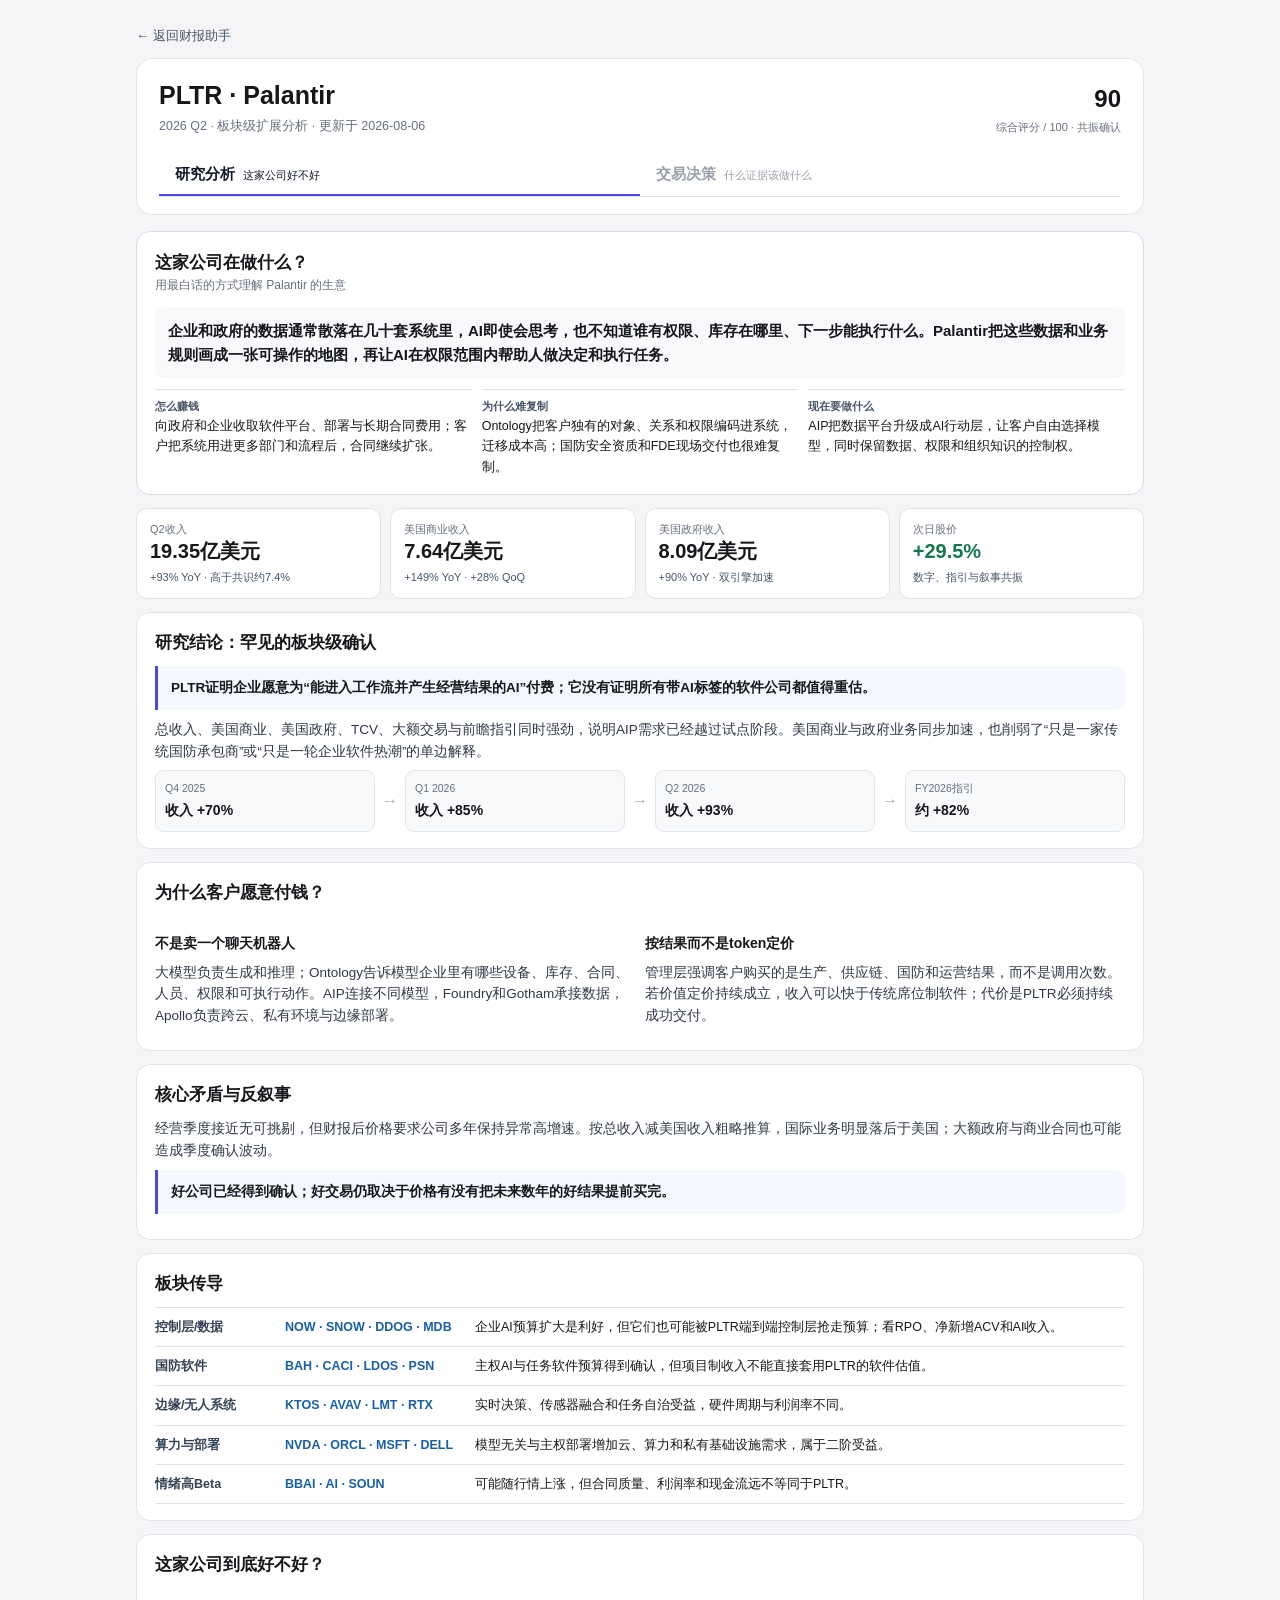
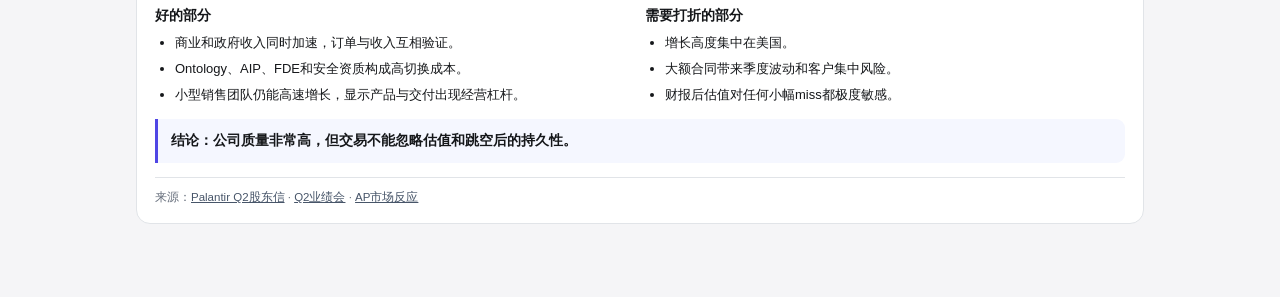
<file: reports/palantir-q2-2026.html>
<!doctype html>
<html lang="zh-Hans">
<head>
<meta charset="utf-8">
<meta name="viewport" content="width=device-width,initial-scale=1">
<title>PLTR Q2 2026 · 财报助手</title>
<link rel="stylesheet" href="report.css">
</head>
<body>
<main class="page">
  <a class="back" href="../index.html">← 返回财报助手</a>
  <header class="hero">
    <div class="hero-top">
      <div><h1>PLTR · Palantir</h1><p>2026 Q2 · 板块级扩展分析 · 更新于 2026-08-06</p></div>
      <div class="hero-score"><b>90</b><span>综合评分 / 100 · 共振确认</span></div>
    </div>
    <nav class="page-tabs" role="tablist" aria-label="研究与交易">
      <button class="page-tab active" data-tab="research" role="tab" aria-selected="true"><b>研究分析</b><span>这家公司好不好</span></button>
      <button class="page-tab" data-tab="decision" role="tab" aria-selected="false"><b>交易决策</b><span>什么证据该做什么</span></button>
    </nav>
  </header>

  <section class="pane active" data-pane="research">
    <article class="intro">
      <h2>这家公司在做什么？</h2>
      <div class="kicker">用最白话的方式理解 Palantir 的生意</div>
      <div class="plain">企业和政府的数据通常散落在几十套系统里，AI即使会思考，也不知道谁有权限、库存在哪里、下一步能执行什么。Palantir把这些数据和业务规则画成一张可操作的地图，再让AI在权限范围内帮助人做决定和执行任务。</div>
      <div class="grid">
        <div class="mini"><b>怎么赚钱</b>向政府和企业收取软件平台、部署与长期合同费用；客户把系统用进更多部门和流程后，合同继续扩张。</div>
        <div class="mini"><b>为什么难复制</b>Ontology把客户独有的对象、关系和权限编码进系统，迁移成本高；国防安全资质和FDE现场交付也很难复制。</div>
        <div class="mini"><b>现在要做什么</b>AIP把数据平台升级成AI行动层，让客户自由选择模型，同时保留数据、权限和组织知识的控制权。</div>
      </div>
    </article>

    <div class="metrics">
      <div class="metric"><span>Q2收入</span><b>19.35亿美元</b><small>+93% YoY · 高于共识约7.4%</small></div>
      <div class="metric"><span>美国商业收入</span><b>7.64亿美元</b><small>+149% YoY · +28% QoQ</small></div>
      <div class="metric"><span>美国政府收入</span><b>8.09亿美元</b><small>+90% YoY · 双引擎加速</small></div>
      <div class="metric"><span>次日股价</span><b class="up">+29.5%</b><small>数字、指引与叙事共振</small></div>
    </div>

    <article class="section">
      <h2>研究结论：罕见的板块级确认</h2>
      <div class="callout">PLTR证明企业愿意为“能进入工作流并产生经营结果的AI”付费；它没有证明所有带AI标签的软件公司都值得重估。</div>
      <p>总收入、美国商业、美国政府、TCV、大额交易与前瞻指引同时强劲，说明AIP需求已经越过试点阶段。美国商业与政府业务同步加速，也削弱了“只是一家传统国防承包商”或“只是一轮企业软件热潮”的单边解释。</p>
      <div class="path">
        <div class="node"><span>Q4 2025</span><b>收入 +70%</b></div><div class="arrow">→</div>
        <div class="node"><span>Q1 2026</span><b>收入 +85%</b></div><div class="arrow">→</div>
        <div class="node"><span>Q2 2026</span><b>收入 +93%</b></div><div class="arrow">→</div>
        <div class="node"><span>FY2026指引</span><b>约 +82%</b></div>
      </div>
    </article>

    <article class="section">
      <h2>为什么客户愿意付钱？</h2>
      <div class="grid two">
        <div><h3>不是卖一个聊天机器人</h3><p>大模型负责生成和推理；Ontology告诉模型企业里有哪些设备、库存、合同、人员、权限和可执行动作。AIP连接不同模型，Foundry和Gotham承接数据，Apollo负责跨云、私有环境与边缘部署。</p></div>
        <div><h3>按结果而不是token定价</h3><p>管理层强调客户购买的是生产、供应链、国防和运营结果，而不是调用次数。若价值定价持续成立，收入可以快于传统席位制软件；代价是PLTR必须持续成功交付。</p></div>
      </div>
    </article>

    <article class="section">
      <h2>核心矛盾与反叙事</h2>
      <p>经营季度接近无可挑剔，但财报后价格要求公司多年保持异常高增速。按总收入减美国收入粗略推算，国际业务明显落后于美国；大额政府与商业合同也可能造成季度确认波动。</p>
      <div class="callout">好公司已经得到确认；好交易仍取决于价格有没有把未来数年的好结果提前买完。</div>
    </article>

    <article class="section">
      <h2>板块传导</h2>
      <div class="rows">
        <div class="row"><b>控制层/数据</b><strong>NOW · SNOW · DDOG · MDB</strong><span>企业AI预算扩大是利好，但它们也可能被PLTR端到端控制层抢走预算；看RPO、净新增ACV和AI收入。</span></div>
        <div class="row"><b>国防软件</b><strong>BAH · CACI · LDOS · PSN</strong><span>主权AI与任务软件预算得到确认，但项目制收入不能直接套用PLTR的软件估值。</span></div>
        <div class="row"><b>边缘/无人系统</b><strong>KTOS · AVAV · LMT · RTX</strong><span>实时决策、传感器融合和任务自治受益，硬件周期与利润率不同。</span></div>
        <div class="row"><b>算力与部署</b><strong>NVDA · ORCL · MSFT · DELL</strong><span>模型无关与主权部署增加云、算力和私有基础设施需求，属于二阶受益。</span></div>
        <div class="row"><b>情绪高Beta</b><strong>BBAI · AI · SOUN</strong><span>可能随行情上涨，但合同质量、利润率和现金流远不等同于PLTR。</span></div>
      </div>
    </article>

    <article class="section">
      <h2>这家公司到底好不好？</h2>
      <div class="grid two">
        <div><h3>好的部分</h3><ul class="list"><li>商业和政府收入同时加速，订单与收入互相验证。</li><li>Ontology、AIP、FDE和安全资质构成高切换成本。</li><li>小型销售团队仍能高速增长，显示产品与交付出现经营杠杆。</li></ul></div>
        <div><h3>需要打折的部分</h3><ul class="list"><li>增长高度集中在美国。</li><li>大额合同带来季度波动和客户集中风险。</li><li>财报后估值对任何小幅miss都极度敏感。</li></ul></div>
      </div>
      <div class="callout">结论：公司质量非常高，但交易不能忽略估值和跳空后的持久性。</div>
      <div class="sources">来源：<a href="https://www.palantir.com/q2-2026-letter/en/">Palantir Q2股东信</a> · <a href="https://www.youtube.com/live/yTHNjVWnoWo">Q2业绩会</a> · <a href="https://apnews.com/article/fbbe6128d618509e33d45a493c2615b1">AP市场反应</a></div>
    </article>
  </section>

  <section class="pane" data-pane="decision">
    <article class="verdict">
      <div class="verdict-top"><h2>当前交易判断</h2><span class="stance">公司很强，交易上不追跳空</span></div>
      <p>90分财报不等于任何价格都值得买。优先等待财报跳空后的承接与整理；下一步优势来自增长继续超预期，而不是重复交易已经公布的好消息。</p>
    </article>
    <div class="legend"><span><i class="tag hard">硬</i>公司财报与正式数据</span><span><i class="tag mgmt">管</i>管理层主张，尚待验证</span><span><i class="tag third">三</i>第三方或同行验证</span><span><i class="tag market">市</i>价格、成交量与期权</span></div>

    <article class="section">
      <h2>① 证伪清单 → 证据到动作</h2>
      <div class="decision-row"><b><i class="tag market">市</i>如果财报后5日和20日仍守住大部分跳空，成交量收缩、盈利预测不下修</b><strong>等待整理后小仓位参与或继续持有</strong><span>说明上涨来自长期重估，不只是空头回补。</span></div>
      <div class="decision-row"><b><i class="tag hard">硬</i>如果Q3收入达到21.60亿至21.64亿美元，美国商业保持三位数增长</b><strong>提高基本面置信度，可增加风险预算</strong><span>订单、收入和指引形成连续兑现。</span></div>
      <div class="decision-row"><b><i class="tag third">三</i>如果国际业务加速，NOW、SNOW、DDOG等也出现订单改善</b><strong>扩展到经过财报确认的板块受益者</strong><span>这才证明控制层与主权AI需求正在扩散。</span></div>
      <div class="decision-row"><b><i class="tag hard">硬</i>如果跳空快速完全回补，同时一致预期下修或Q3低于指引</b><strong>减仓或回避</strong><span>极高估值下，增长可信度一旦破坏，价格弹性会反向放大。</span></div>
    </article>

    <article class="section">
      <h2>② 价格结构</h2>
      <div class="rows">
        <div class="row"><b><i class="tag market">市</i>财报跳空区</b><strong>第一支撑与压力框架</strong><span>记录财报前收盘、跳空高低点与首日收盘；具体数字必须用当日日线补录。</span></div>
        <div class="row"><b><i class="tag market">市</i>财报后5日低点</b><strong>短线失效位</strong><span>跌破且放量表示价格未接受长期重估，不能只用高增长解释。</span></div>
        <div class="row"><b><i class="tag market">市</i>20日价值区</b><strong>中期持久性</strong><span>高位横盘、波动率下降比继续直线上涨更健康；完全回补跳空则重新评估。</span></div>
      </div>
    </article>

    <article class="section">
      <h2>③ 事件日历</h2>
      <div class="rows">
        <div class="row"><b>财报后第5日</b><strong><i class="tag market">市</i>初次承接</strong><span>观察缺口、成交量、分析师上调和短期获利回吐。</span></div>
        <div class="row"><b>财报后第20日</b><strong><i class="tag market">市</i>重估持久性</strong><span>判断29.5%的上涨有多少被保留，并记录相对软件与国防板块表现。</span></div>
        <div class="row"><b>同行财报窗口</b><strong><i class="tag third">三</i>板块交叉验证</strong><span>NOW、SNOW、DDOG、MDB的RPO与AI收入；BAH、CACI、LDOS的订单。</span></div>
        <div class="row"><b>下一季财报</b><strong><i class="tag hard">硬</i>基本面终验</strong><span>Q3收入、美国商业TCV转换、国际增速和大额交易质量。</span></div>
      </div>
    </article>

    <article class="section">
      <h2>④ 期权定价</h2>
      <div class="rows">
        <div class="row"><b><i class="tag market">市</i>实际事件波动</b><strong>次日约+29.5%</strong><span>属于极端正向跳空；需要与财报前straddle隐含波动比较，判断意外程度。</span></div>
        <div class="row"><b><i class="tag market">市</i>财报后IV</b><strong>等待IV crush完成</strong><span>高波动股票不能仅因方向看对就买昂贵期权；先核验期限、偏斜和流动性。</span></div>
        <div class="row"><b><i class="tag market">市</i>下一事件</b><strong>同行财报与Q3</strong><span>在没有实时期权链时不输出具体合约、执行价或仓位。</span></div>
      </div>
    </article>

    <article class="section">
      <h2>⑤ 情境树</h2>
      <div class="scenario good"><b>A · 异常增长继续</b><p>Q3达到指引，美国商业保持三位数增长，国际开始加速，跳空大部分保留。高估值由持续上修消化。</p></div>
      <div class="scenario"><b>B · 好公司正常减速</b><p>增长回落到50%–60%，合同和利润仍强，但估值需要时间消化。交易从追逐加速转为等待价格与盈利匹配。</p></div>
      <div class="scenario bad"><b>C · 合同节奏或需求失速</b><p>Q3低于指引、TCV转换放慢、跳空回补。市场会把Q2重新解释为集中确认，而非可持续增长。</p></div>
    </article>

    <article class="section">
      <h2>⑥ 反方检核</h2>
      <ul class="list">
        <li><i class="tag hard">硬</i>单季大额合同可能夸大基础增长，必须观察TCV向收入与现金流的转换。</li>
        <li><i class="tag mgmt">管</i>“AI sovereignty”是有解释力的叙事，但管理层语言强度不能替代国际收入与客户扩展数据。</li>
        <li><i class="tag market">市</i>股价跳涨可能包含空头回补和仓位拥挤，不等于合理估值已经提高同样幅度。</li>
        <li><i class="tag third">三</i>同行跟涨可能只是情绪映射；没有RPO和订单改善就不算板块扩散。</li>
        <li><i class="tag hard">硬</i>美国政府预算和合同确认具有政治与时点风险，商业增长不能完全抵消。</li>
      </ul>
    </article>

    <article class="section">
      <h2>交易不能混淆的三件事</h2>
      <div class="scenario good"><b>PLTR个股alpha</b><p>美国商业、政府、TCV和交付模式是公司特有优势。只要这些继续兑现，个股逻辑仍成立。</p></div>
      <div class="scenario"><b>企业AI板块扩散</b><p>需要NOW、SNOW、DDOG、MDB等公司的RPO和AI收入同步改善；仅仅财报日跟涨不算验证。</p></div>
      <div class="scenario bad"><b>纯情绪高Beta</b><p>BBAI、AI、SOUN等若没有订单、利润率和现金流改善，只属于资金映射，不应获得PLTR同等风险预算。</p></div>
    </article>

    <div class="grid two">
      <article class="section"><h2>未来催化</h2><ul class="list"><li>财报后第5日与第20日的缺口保持。</li><li>美国商业TCV向收入转换。</li><li>国际增速能否改善。</li><li>软件与国防同行的订单和AI收入。</li></ul></article>
      <article class="section"><h2>失效条件</h2><ul class="list"><li>Q3收入低于公司指引。</li><li>美国商业增长快速跌破三位数且TCV转化放慢。</li><li>财报跳空完全回补并伴随盈利预测下修。</li><li>同行没有改善，证明板块扩散判断过度。</li></ul></article>
    </div>
    <article class="section">
      <h2>下季度 Loop</h2>
      <p>下一季更新先逐条回填本页，再形成新的研究和交易判断。</p>
      <div class="table-wrap"><table class="evidence-table"><thead><tr><th>本季预测</th><th>下季核验</th><th>当前状态</th></tr></thead><tbody>
        <tr><td><i class="tag hard">硬</i>美国商业仍可维持三位数增长</td><td>Q3美国商业收入与TCV转换</td><td class="loop-status">待验证</td></tr>
        <tr><td><i class="tag mgmt">管</i>控制层价值收费具有经营杠杆</td><td>利润、现金流、客户扩展与销售效率</td><td class="loop-status">待验证</td></tr>
        <tr><td><i class="tag third">三</i>PLTR能带动企业AI和国防软件板块</td><td>同行RPO、订单、AI收入与相对股价</td><td class="loop-status">待验证</td></tr>
        <tr><td><i class="tag market">市</i>29.5%跳涨属于长期重估</td><td>第5日、第20日保留涨幅与分析师盈利修正</td><td class="loop-status">待验证</td></tr>
      </tbody></table></div>
    </article>
    <p class="note">本页没有录入实时价格关卡和期权定价。执行前必须刷新行情、成交量、估值与波动率，不能把研究评分直接当作仓位大小。</p>
  </section>
</main>
<script src="report.js"></script>
</body>
</html>
</file>
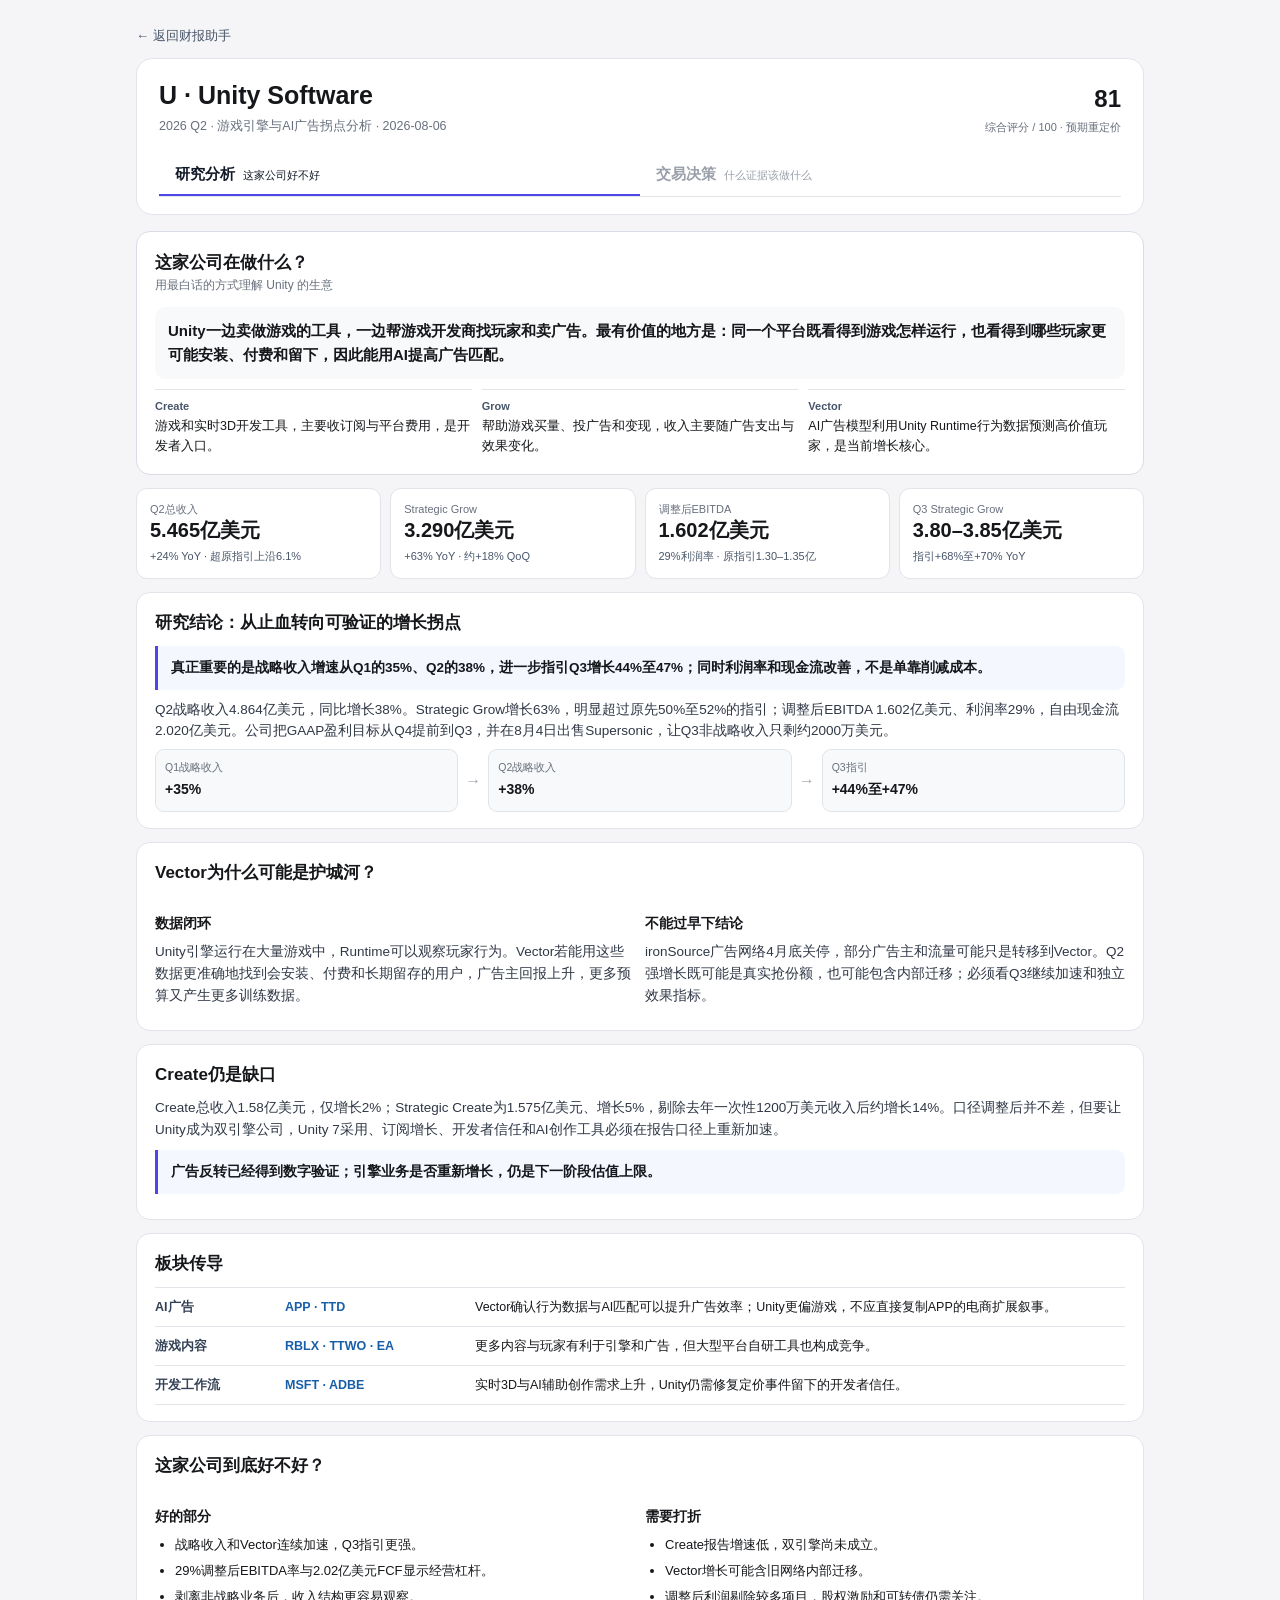
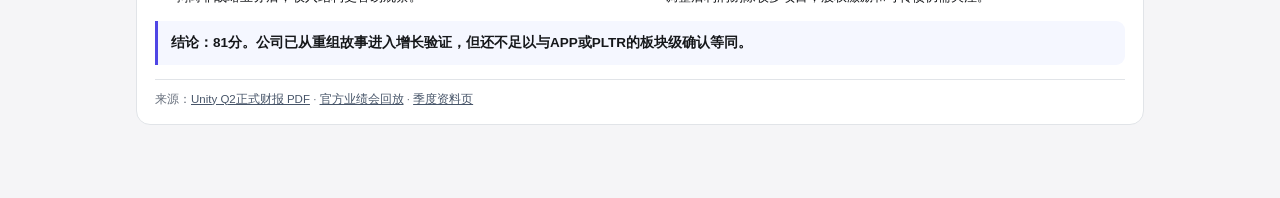
<file: reports/unity-q2-2026.html>
<!doctype html><html lang="zh-Hans"><head><meta charset="utf-8"><meta name="viewport" content="width=device-width,initial-scale=1"><title>Unity Q2 2026 · 财报助手</title><link rel="stylesheet" href="report.css"></head>
<body><main class="page"><a class="back" href="../index.html">← 返回财报助手</a>
<header class="hero"><div class="hero-top"><div><h1>U · Unity Software</h1><p>2026 Q2 · 游戏引擎与AI广告拐点分析 · 2026-08-06</p></div><div class="hero-score"><b>81</b><span>综合评分 / 100 · 预期重定价</span></div></div>
<nav class="page-tabs" role="tablist" aria-label="研究与交易"><button class="page-tab active" data-tab="research" role="tab" aria-selected="true"><b>研究分析</b><span>这家公司好不好</span></button><button class="page-tab" data-tab="decision" role="tab" aria-selected="false"><b>交易决策</b><span>什么证据该做什么</span></button></nav></header>

<section class="pane active" data-pane="research">
<article class="intro"><h2>这家公司在做什么？</h2><div class="kicker">用最白话的方式理解 Unity 的生意</div><div class="plain">Unity一边卖做游戏的工具，一边帮游戏开发商找玩家和卖广告。最有价值的地方是：同一个平台既看得到游戏怎样运行，也看得到哪些玩家更可能安装、付费和留下，因此能用AI提高广告匹配。</div><div class="grid"><div class="mini"><b>Create</b>游戏和实时3D开发工具，主要收订阅与平台费用，是开发者入口。</div><div class="mini"><b>Grow</b>帮助游戏买量、投广告和变现，收入主要随广告支出与效果变化。</div><div class="mini"><b>Vector</b>AI广告模型利用Unity Runtime行为数据预测高价值玩家，是当前增长核心。</div></div></article>
<div class="metrics"><div class="metric"><span>Q2总收入</span><b>5.465亿美元</b><small>+24% YoY · 超原指引上沿6.1%</small></div><div class="metric"><span>Strategic Grow</span><b>3.290亿美元</b><small>+63% YoY · 约+18% QoQ</small></div><div class="metric"><span>调整后EBITDA</span><b>1.602亿美元</b><small>29%利润率 · 原指引1.30–1.35亿</small></div><div class="metric"><span>Q3 Strategic Grow</span><b>3.80–3.85亿美元</b><small>指引+68%至+70% YoY</small></div></div>
<article class="section"><h2>研究结论：从止血转向可验证的增长拐点</h2><div class="callout">真正重要的是战略收入增速从Q1的35%、Q2的38%，进一步指引Q3增长44%至47%；同时利润率和现金流改善，不是单靠削减成本。</div><p>Q2战略收入4.864亿美元，同比增长38%。Strategic Grow增长63%，明显超过原先50%至52%的指引；调整后EBITDA 1.602亿美元、利润率29%，自由现金流2.020亿美元。公司把GAAP盈利目标从Q4提前到Q3，并在8月4日出售Supersonic，让Q3非战略收入只剩约2000万美元。</p><div class="path"><div class="node"><span>Q1战略收入</span><b>+35%</b></div><div class="arrow">→</div><div class="node"><span>Q2战略收入</span><b>+38%</b></div><div class="arrow">→</div><div class="node"><span>Q3指引</span><b>+44%至+47%</b></div></div></article>
<article class="section"><h2>Vector为什么可能是护城河？</h2><div class="grid two"><div><h3>数据闭环</h3><p>Unity引擎运行在大量游戏中，Runtime可以观察玩家行为。Vector若能用这些数据更准确地找到会安装、付费和长期留存的用户，广告主回报上升，更多预算又产生更多训练数据。</p></div><div><h3>不能过早下结论</h3><p>ironSource广告网络4月底关停，部分广告主和流量可能只是转移到Vector。Q2强增长既可能是真实抢份额，也可能包含内部迁移；必须看Q3继续加速和独立效果指标。</p></div></div></article>
<article class="section"><h2>Create仍是缺口</h2><p>Create总收入1.58亿美元，仅增长2%；Strategic Create为1.575亿美元、增长5%，剔除去年一次性1200万美元收入后约增长14%。口径调整后并不差，但要让Unity成为双引擎公司，Unity 7采用、订阅增长、开发者信任和AI创作工具必须在报告口径上重新加速。</p><div class="callout">广告反转已经得到数字验证；引擎业务是否重新增长，仍是下一阶段估值上限。</div></article>
<article class="section"><h2>板块传导</h2><div class="rows"><div class="row"><b>AI广告</b><strong>APP · TTD</strong><span>Vector确认行为数据与AI匹配可以提升广告效率；Unity更偏游戏，不应直接复制APP的电商扩展叙事。</span></div><div class="row"><b>游戏内容</b><strong>RBLX · TTWO · EA</strong><span>更多内容与玩家有利于引擎和广告，但大型平台自研工具也构成竞争。</span></div><div class="row"><b>开发工作流</b><strong>MSFT · ADBE</strong><span>实时3D与AI辅助创作需求上升，Unity仍需修复定价事件留下的开发者信任。</span></div></div></article>
<article class="section"><h2>这家公司到底好不好？</h2><div class="grid two"><div><h3>好的部分</h3><ul class="list"><li>战略收入和Vector连续加速，Q3指引更强。</li><li>29%调整后EBITDA率与2.02亿美元FCF显示经营杠杆。</li><li>剥离非战略业务后，收入结构更容易观察。</li></ul></div><div><h3>需要打折</h3><ul class="list"><li>Create报告增速低，双引擎尚未成立。</li><li>Vector增长可能含旧网络内部迁移。</li><li>调整后利润剔除较多项目，股权激励和可转债仍需关注。</li></ul></div></div><div class="callout">结论：81分。公司已从重组故事进入增长验证，但还不足以与APP或PLTR的板块级确认等同。</div><div class="sources">来源：<a href="https://s205.q4cdn.com/200788659/files/doc_earnings/2026/q2/earnings-result/2026_Q2-Press-Release_FINAL.pdf">Unity Q2正式财报 PDF</a> · <a href="https://events.q4inc.com/attendee/541219237">官方业绩会回放</a> · <a href="https://investors.unity.com/financials/quarterly-results/default.aspx">季度资料页</a></div></article>
</section>

<section class="pane" data-pane="decision">
<article class="verdict"><div class="verdict-top"><h2>当前交易判断</h2><span class="stance">拐点成立一半，等价格与Q3共同确认</span></div><p>Q2非常强，但8月6日仍是事件日，最终收盘和期权数据未定。先记录正式数字，不用盘中涨跌给交易定性。</p></article>
<div class="legend"><span><i class="tag hard">硬</i>正式数据</span><span><i class="tag mgmt">管</i>管理层主张</span><span><i class="tag third">三</i>同行/第三方</span><span><i class="tag market">市</i>价格/期权</span></div>
<article class="section"><h2>① 证伪清单 → 证据到动作</h2><div class="decision-row"><b><i class="tag market">市</i>若5日和20日守住财报跳空，2027预测上调</b><strong>价格稳定后小仓位参与</strong><span>支持平台重估而非短线情绪。</span></div><div class="decision-row"><b><i class="tag hard">硬</i>若Q3 Strategic Grow达到3.80–3.85亿美元</b><strong>提高Vector增长置信度</strong><span>证明Q2没有因旧网络迁移而透支。</span></div><div class="decision-row"><b><i class="tag hard">硬</i>若Strategic Create恢复双位数、GAAP转盈</b><strong>把逻辑升级为双引擎</strong><span>引擎与广告同时改善，质量更高。</span></div><div class="decision-row"><b><i class="tag market">市</i>若缺口回补且Grow低于3.80亿</b><strong>减仓或回避</strong><span>支持迁移红利与成本削减叙事。</span></div></article>
<article class="section"><h2>② 价格结构</h2><div class="rows"><div class="row"><b><i class="tag market">市</i>事件日收盘</b><strong>待补</strong><span>盘中波动不能代替正式收盘。</span></div><div class="row"><b><i class="tag market">市</i>5日低点</b><strong>短线失效位</strong><span>若缩量守住，说明基本面买盘承接。</span></div><div class="row"><b><i class="tag market">市</i>20日价值区</b><strong>重估持久性</strong><span>记录相对APP、TTD和软件板块表现。</span></div></div></article>
<article class="section"><h2>③ 事件日历</h2><div class="rows"><div class="row"><b>财报后5日/20日</b><strong><i class="tag market">市</i>价格终验</strong><span>缺口、成交量与盈利修正。</span></div><div class="row"><b>Unity 7测试</b><strong><i class="tag third">三</i>Create验证</strong><span>采用、稳定性、开发者反馈与订阅转化。</span></div><div class="row"><b>11月可转债</b><strong><i class="tag hard">硬</i>去杠杆</strong><span>偿还计划与现金余额变化。</span></div><div class="row"><b>Q3财报</b><strong><i class="tag hard">硬</i>干净基线</strong><span>Supersonic出售后Vector、Create与GAAP盈利。</span></div></div></article>
<article class="section"><h2>④ 期权定价</h2><div class="rows"><div class="row"><b><i class="tag market">市</i>财报前跨式</b><strong>待补</strong><span>没有原始期权链，不输出隐含波动。</span></div><div class="row"><b><i class="tag market">市</i>实际事件波动</b><strong>待正式收盘</strong><span>收盘后再与隐含波动比较。</span></div><div class="row"><b><i class="tag market">市</i>财报后IV</b><strong>执行前刷新</strong><span>不在IV crush前凭方向购买昂贵期权。</span></div></div></article>
<article class="section"><h2>⑤ 情境树</h2><div class="scenario good"><b>A · Vector平台化</b><p>Q3 Grow达到上沿、广告主回报改善、Create恢复双位数、GAAP转盈。Unity进入双引擎重估。</p></div><div class="scenario"><b>B · 广告强、引擎平</b><p>Vector维持40%–60%增长，Create低增，利润改善。公司可持有，但估值上限受单引擎约束。</p></div><div class="scenario bad"><b>C · 迁移红利消退</b><p>Grow低于指引、Create停滞、价格回补缺口。Q2被重新解释为旧网络流量搬家。</p></div></article>
<article class="section"><h2>⑥ 反方检核</h2><ul class="list"><li><i class="tag hard">硬</i>Strategic Grow的高增包含ironSource关停后的业务重排影响。</li><li><i class="tag mgmt">管</i>“上市以来最好季度”是管理层定性，不能替代持续兑现。</li><li><i class="tag third">三</i>移动广告行业景气或平台政策变化可能影响Vector，不能只归因产品。</li><li><i class="tag market">市</i>高Beta股票的事件日上涨可能包含空头回补。</li><li><i class="tag hard">硬</i>调整后EPS使用约4.895亿股，比GAAP加权股数高，稀释与股权激励需持续观察。</li></ul></article>
<article class="section"><h2>下季度 Loop</h2><p>Q3先裁决以下四项，再建立新预测。</p><div class="table-wrap"><table class="evidence-table"><thead><tr><th>本季预测</th><th>下季核验</th><th>状态</th></tr></thead><tbody><tr><td><i class="tag hard">硬</i>Vector增长能穿越旧网络退出</td><td>Strategic Grow 3.80–3.85亿美元</td><td class="loop-status">待验证</td></tr><tr><td><i class="tag hard">硬</i>Create会重新双位数增长</td><td>Strategic Create与Unity 7采用</td><td class="loop-status">待验证</td></tr><tr><td><i class="tag mgmt">管</i>Q3实现GAAP盈利</td><td>Q3 GAAP经营与净利润</td><td class="loop-status">待验证</td></tr><tr><td><i class="tag market">市</i>市场会保留平台重估</td><td>5日/20日涨幅、成交量与盈利修正</td><td class="loop-status">待验证</td></tr></tbody></table></div></article>
<p class="note">本页以公司正式财报为硬数据。事件日最终股价与期权结构将在收盘后补录；业绩会观点只在可核验回放或文字稿后加入。</p>
</section></main><script src="report.js"></script></body></html>
</file>
<file: reports/report.css>
:root{--bg:#f5f5f7;--panel:#fff;--text:#15171a;--muted:#68707d;--line:#e1e4e8;--blue:#4f46e5;--green:#16794c;--red:#c33b32;--amber:#9a6400;--soft:#f8f9fb}
*{box-sizing:border-box}html{scroll-behavior:smooth}body{margin:0;background:var(--bg);color:var(--text);font-family:-apple-system,BlinkMacSystemFont,"Segoe UI","Microsoft YaHei","PingFang SC",Arial,sans-serif;line-height:1.62}.page{max-width:1040px;margin:0 auto;padding:22px 16px 60px}.back{display:inline-block;margin-bottom:12px;color:#475569;text-decoration:none;font-size:13px}.hero{background:#fff;border:1px solid var(--line);border-radius:16px;padding:21px 22px 17px}.hero-top{display:flex;align-items:flex-start;gap:12px;justify-content:space-between;flex-wrap:wrap}.hero h1{font-size:25px;line-height:1.25;margin:0}.hero p{color:var(--muted);font-size:12.5px;margin:5px 0 0}.hero-score{text-align:right}.hero-score b{font-size:24px}.hero-score span{display:block;color:var(--muted);font-size:11px}.page-tabs{display:flex;margin-top:18px;border-bottom:1px solid var(--line);overflow-x:auto}.page-tab{flex:1;min-width:180px;border:0;border-bottom:2px solid transparent;background:transparent;color:#9aa0aa;text-align:left;padding:10px 16px;font-family:inherit;cursor:pointer}.page-tab b{font-size:15px}.page-tab span{font-size:11px;margin-left:8px}.page-tab.active{color:#111827;border-bottom-color:var(--blue)}.pane{display:none;padding-top:16px}.pane.active{display:block}.intro{border:1px solid #d7dce5;background:#fff;border-radius:14px;padding:17px 18px;margin-bottom:13px}.intro h2,.section h2{font-size:17px;margin:0}.kicker{color:var(--muted);font-size:12px;margin:0 0 11px}.plain{font-size:15px;font-weight:750;background:var(--soft);border-radius:10px;padding:12px 13px;margin-bottom:10px}.grid{display:grid;grid-template-columns:repeat(3,minmax(0,1fr));gap:10px}.grid.two{grid-template-columns:repeat(2,minmax(0,1fr))}.mini{border-top:1px solid var(--line);padding-top:8px;font-size:12.5px}.mini b{display:block;color:#475569;font-size:11px}.metrics{display:grid;grid-template-columns:repeat(4,minmax(0,1fr));gap:9px;margin-bottom:13px}.metric{background:#fff;border:1px solid var(--line);border-radius:11px;padding:12px 13px}.metric span{display:block;color:var(--muted);font-size:11px}.metric b{font-size:20px;line-height:1.25}.metric small{display:block;font-size:11px;color:#475569;margin-top:3px}.down{color:var(--red)}.up{color:var(--green)}.section{background:#fff;border:1px solid var(--line);border-radius:14px;padding:16px 18px;margin-bottom:13px}.section h2{margin-bottom:9px}.section h3{font-size:14px;margin:16px 0 6px}.section p{font-size:13.5px;margin:7px 0;color:#303846}.callout{border-left:3px solid var(--blue);background:#f5f7ff;border-radius:0 9px 9px 0;padding:11px 13px;margin:9px 0;font-size:13.5px;font-weight:720}.path{display:flex;gap:7px;align-items:stretch;overflow-x:auto}.node{flex:1;min-width:140px;background:var(--soft);border:1px solid var(--line);border-radius:9px;padding:9px}.node span{display:block;font-size:10.5px;color:var(--muted)}.node b{font-size:14px}.arrow{align-self:center;color:#a0a7b1}.rows{border-top:1px solid var(--line)}.row{display:grid;grid-template-columns:120px 180px minmax(0,1fr);gap:10px;padding:9px 0;border-bottom:1px solid var(--line);font-size:12.5px}.row b{color:#334155}.row strong{color:#185fa8}.verdict{background:#172033;color:#fff;border-radius:14px;padding:16px 18px;margin-bottom:13px}.verdict-top{display:flex;align-items:center;gap:9px;flex-wrap:wrap}.verdict h2{font-size:17px;margin:0}.stance{background:#f7c75d;color:#412c00;border-radius:999px;padding:4px 10px;font-size:11px;font-weight:850}.verdict p{font-size:13px;margin:7px 0 0;color:#e7ebf0}.decision-row{display:grid;grid-template-columns:minmax(0,1.05fr) minmax(0,.9fr) minmax(0,1.15fr);gap:10px;padding:10px 0;border-top:1px solid var(--line);font-size:12.5px}.decision-row:first-of-type{border-top:0}.decision-row strong{color:#185fa8}.decision-row span{color:#475569}.list{margin:5px 0;padding-left:20px}.list li{font-size:13px;margin:5px 0}.scenario{border-left:3px solid #a9b4c3;padding:9px 12px;margin:8px 0;background:#fafbfc;border-radius:0 8px 8px 0}.scenario.good{border-left-color:var(--green)}.scenario.bad{border-left-color:var(--red)}.scenario b{font-size:13px}.scenario p{margin:3px 0;font-size:12.5px}.sources{border-top:1px solid var(--line);margin-top:14px;padding-top:10px;font-size:11.5px;color:var(--muted)}.sources a{color:#475569}.note{font-size:11px;color:var(--muted);margin-top:12px}.table-wrap{overflow-x:auto}.evidence-table{width:100%;border-collapse:collapse;min-width:720px;font-size:12px}.evidence-table th,.evidence-table td{text-align:left;vertical-align:top;border-bottom:1px solid var(--line);padding:8px 9px}.evidence-table th{background:var(--soft);color:#475569}.tag{display:inline-block;border-radius:5px;padding:2px 6px;font-size:10px;font-weight:800;background:#eef2f7;color:#475569;margin-right:4px}
.tag.hard{background:#e8f3ff;color:#185fa8}.tag.mgmt{background:#fff1d6;color:#8a5a00}.tag.third{background:#ecf8ef;color:#16794c}.tag.market{background:#f2eefe;color:#6941c6}.legend{display:flex;gap:8px;flex-wrap:wrap;margin:8px 0 12px;font-size:11px;color:var(--muted)}.loop-status{font-weight:800;color:var(--amber)}
@media(max-width:720px){.page{padding:12px 10px 40px}.hero{padding:16px}.hero h1{font-size:21px}.hero-score{text-align:left}.page-tab{padding:9px 7px;min-width:145px}.page-tab b,.page-tab span{display:block;margin:0}.grid,.grid.two,.metrics{grid-template-columns:1fr}.metrics{gap:7px}.metric{display:grid;grid-template-columns:1fr auto;gap:2px 10px}.metric small{grid-column:1/-1}.row,.decision-row{grid-template-columns:1fr}.row strong,.row span,.decision-row strong,.decision-row span{padding-left:12px}.section,.intro{padding:14px}.path{margin-right:-14px}}
</file>
